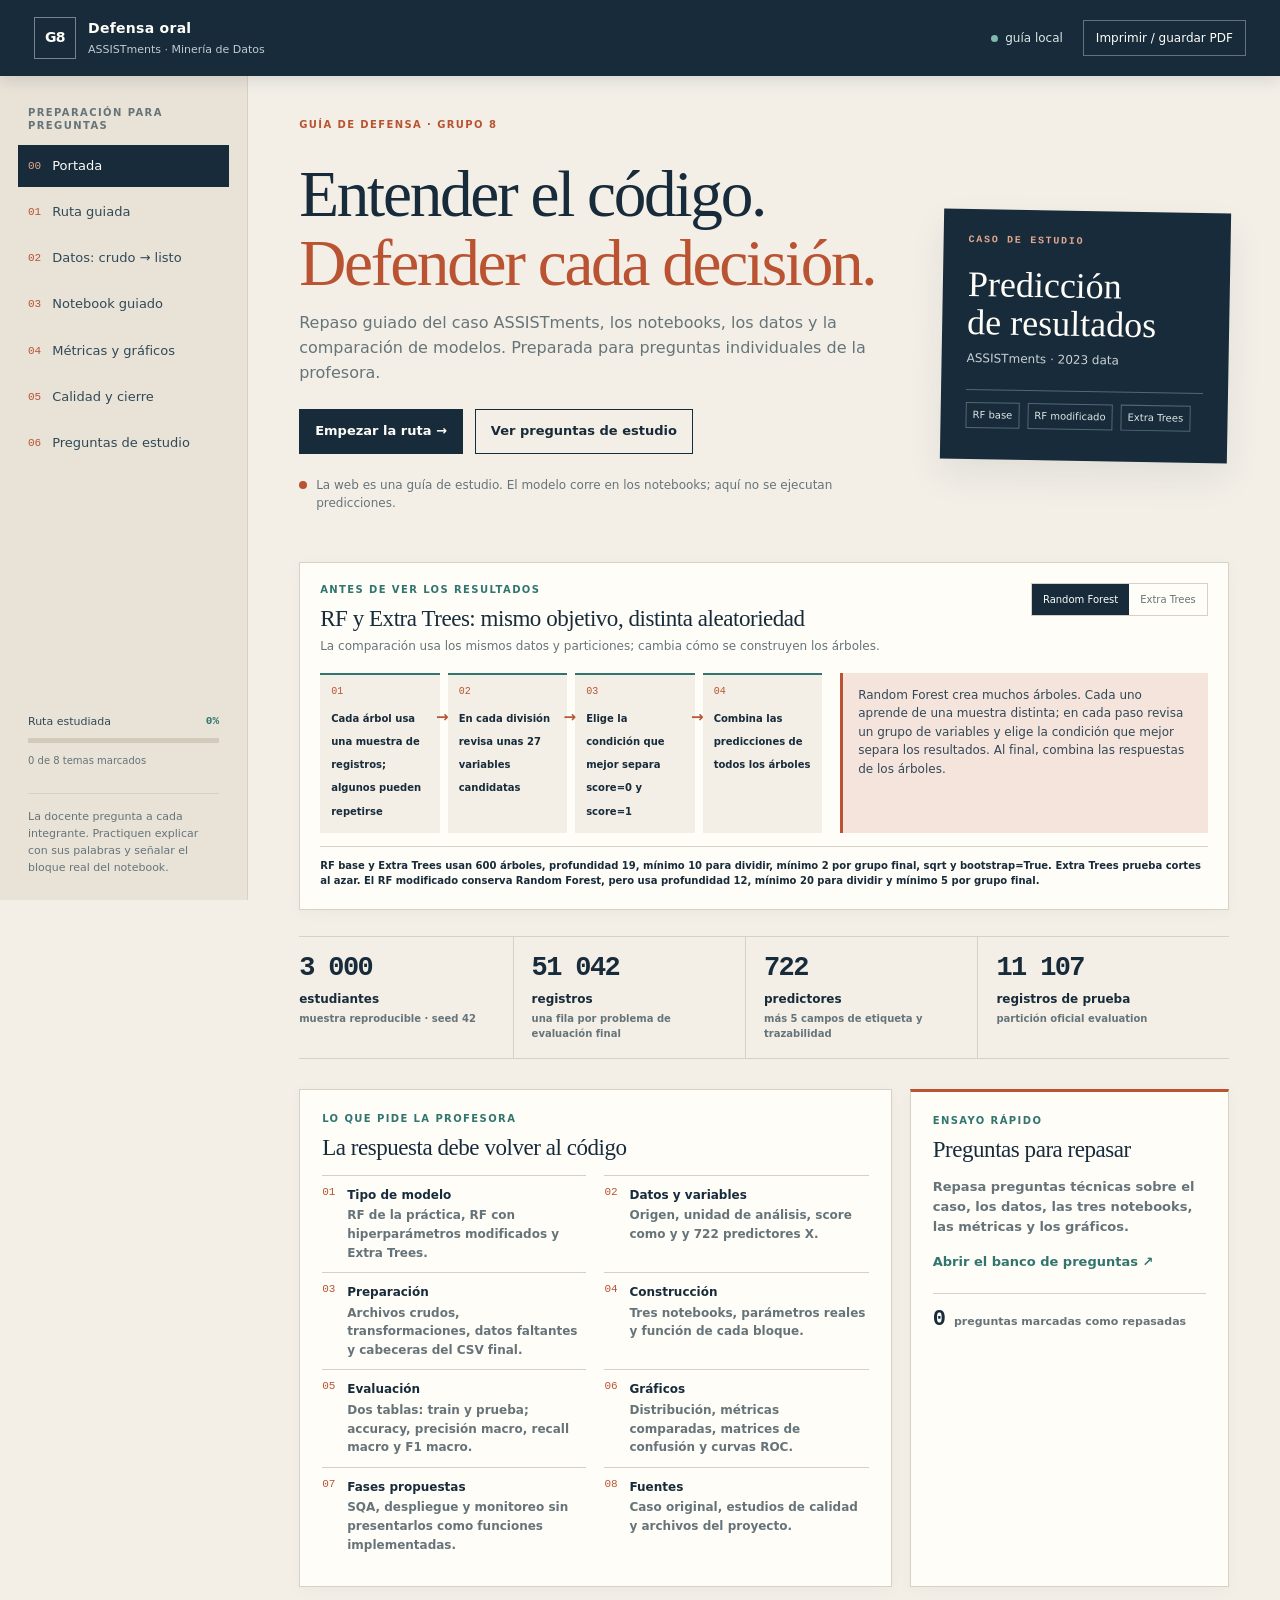
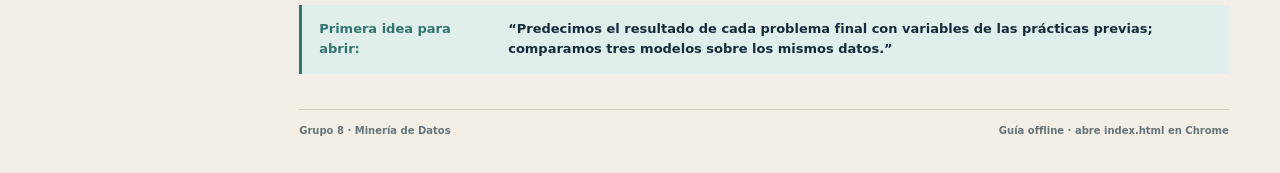
<file: index.html>
<!doctype html>
<html lang="es">
<head>
  <meta charset="utf-8">
  <meta name="viewport" content="width=device-width, initial-scale=1">
  <meta http-equiv="refresh" content="0; url=/basura/index.html">
  <title>Guía de defensa · Grupo 8</title>
  <script>window.location.replace('/basura/index.html');</script>
</head>
<body>
  <p>Abriendo la <a href="/basura/index.html">guía interactiva de ASSISTments</a>…</p>
</body>
</html>
</file>
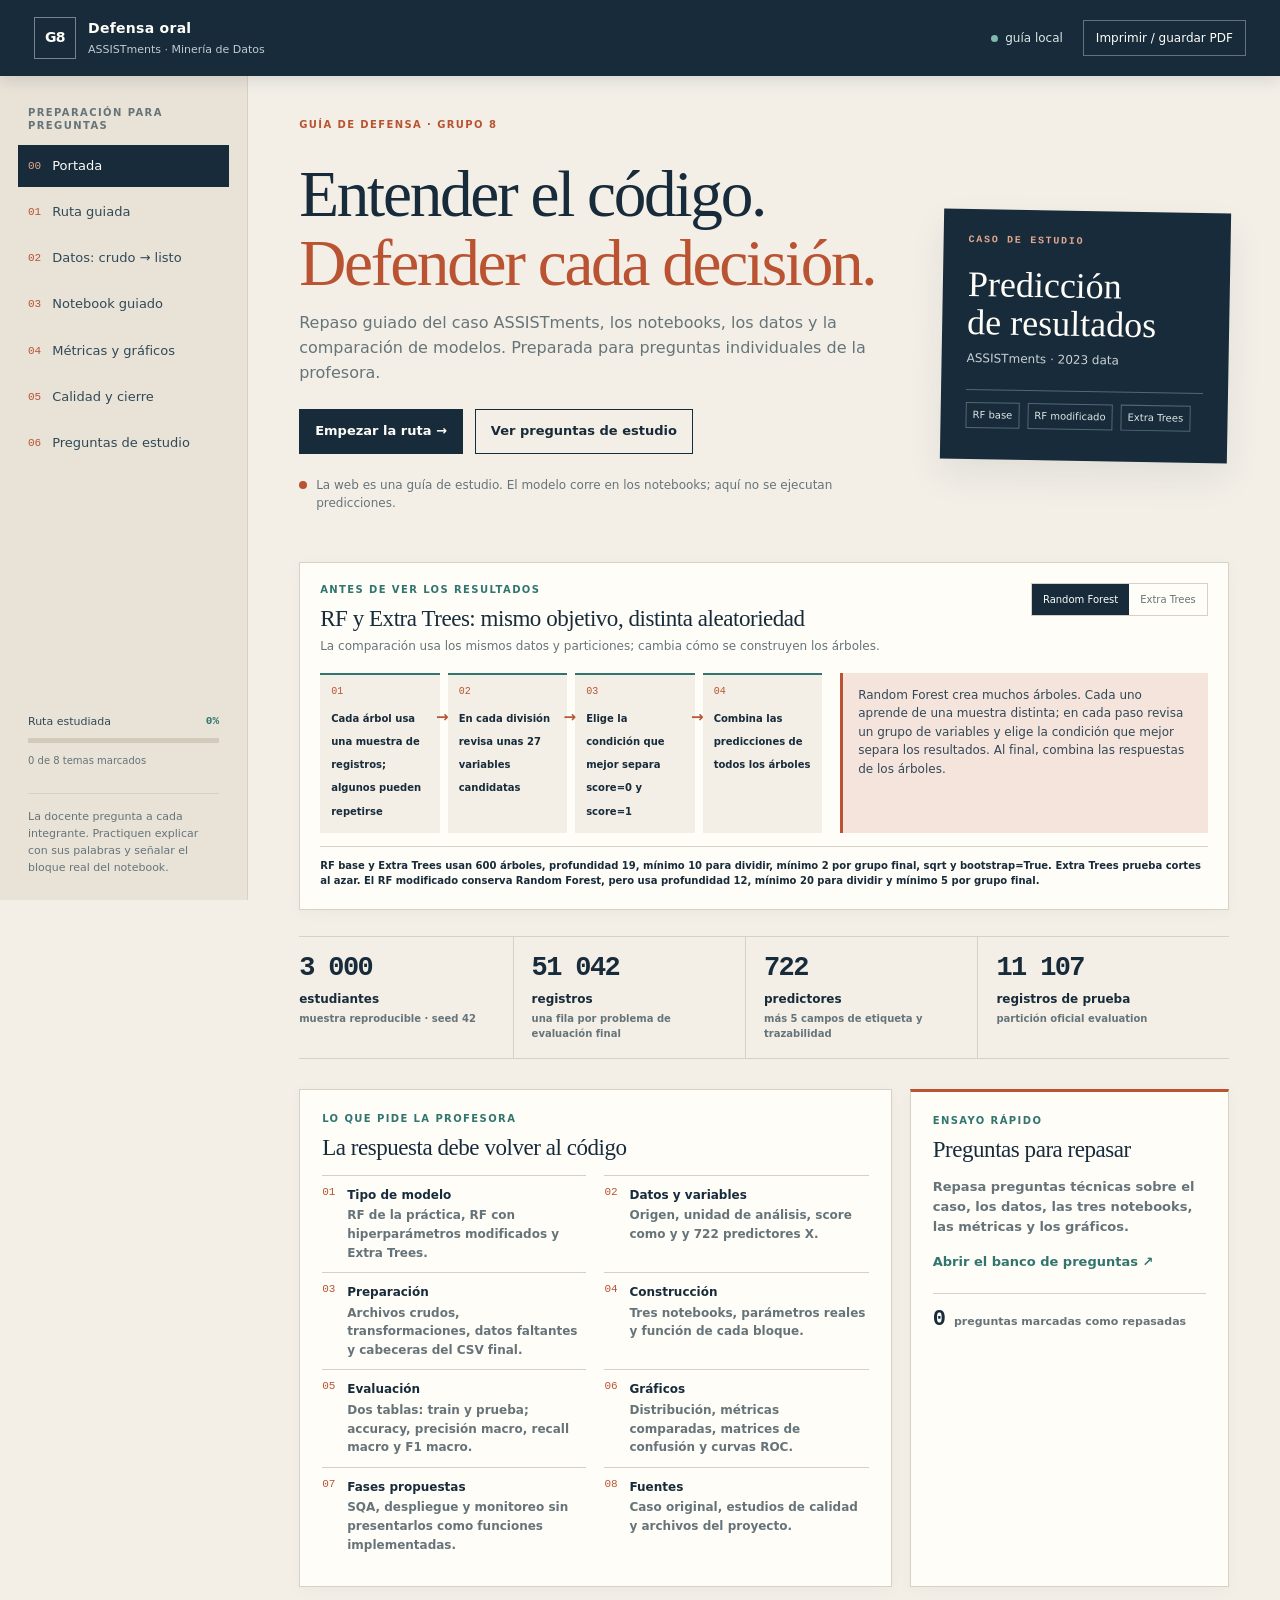
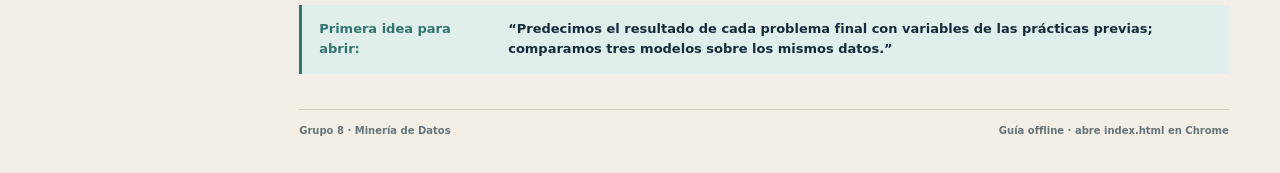
<file: basura/index.html>
<!doctype html>
<html lang="es">
<head>
  <meta charset="utf-8">
  <meta name="viewport" content="width=device-width, initial-scale=1">
  <meta name="theme-color" content="#172b3a">
  <meta name="description" content="Guía interactiva para preparar la defensa oral del proyecto ASSISTments del Grupo 8.">
  <title>Defensa oral · ASSISTments · Grupo 8</title>
  <link rel="stylesheet" href="css/guia.css?v=20261109-10">
</head>
<body>
  <header class="topbar">
    <a class="brand" href="#inicio" data-go="inicio" aria-label="Ir al inicio de la guía">
      <span class="brand-mark">G8</span>
      <span><strong>Defensa oral</strong><small>ASSISTments · Minería de Datos</small></span>
    </a>
    <div class="top-actions">
      <span class="offline-badge"><i></i> guía local</span>
      <button class="quiet-button" id="printGuide" type="button">Imprimir / guardar PDF</button>
    </div>
  </header>

  <div class="shell">
    <aside class="sidebar" aria-label="Navegación principal">
      <p class="rail-label">Preparación para preguntas</p>
      <nav id="mainNav">
        <button class="nav-item active" data-go="inicio"><span class="nav-num">00</span> Portada</button>
        <button class="nav-item" data-go="ruta"><span class="nav-num">01</span> Ruta guiada</button>
        <button class="nav-item" data-go="datos"><span class="nav-num">02</span> Datos: crudo → listo</button>
        <button class="nav-item" data-go="codigo"><span class="nav-num">03</span> Notebook guiado</button>
        <button class="nav-item" data-go="resultados"><span class="nav-num">04</span> Métricas y gráficos</button>
        <button class="nav-item" data-go="calidad"><span class="nav-num">05</span> Calidad y cierre</button>
        <button class="nav-item" data-go="preguntas"><span class="nav-num">06</span> Preguntas de estudio</button>
      </nav>
      <div class="rail-progress">
        <div class="rail-progress-head"><span>Ruta estudiada</span><strong id="routePercent">0%</strong></div>
        <div class="progress-track"><span id="routeBar"></span></div>
        <small id="routeCount">0 de 8 temas marcados</small>
      </div>
      <div class="rail-note">La docente pregunta a cada integrante. Practiquen explicar con sus palabras y señalar el bloque real del notebook.</div>
    </aside>

    <main id="mainContent">
      <section class="view active" data-view="inicio" id="inicio">
        <div class="eyebrow">GUÍA DE DEFENSA · GRUPO 8</div>
        <div class="hero-grid">
          <div class="hero-copy">
            <h1>Entender el código.<br><em>Defender cada decisión.</em></h1>
            <p class="lead">Repaso guiado del caso ASSISTments, los notebooks, los datos y la comparación de modelos. Preparada para preguntas individuales de la profesora.</p>
            <div class="hero-actions">
              <button class="button primary" data-go="ruta">Empezar la ruta <span aria-hidden="true">→</span></button>
              <button class="button secondary" data-go="preguntas">Ver preguntas de estudio</button>
            </div>
            <div class="hero-warning"><span class="warning-dot"></span><span>La web es una guía de estudio. El modelo corre en los notebooks; aquí no se ejecutan predicciones.</span></div>
          </div>
          <div class="hero-stamp" aria-label="Tema de la defensa">
            <div class="stamp-top">CASO DE ESTUDIO</div>
            <div class="stamp-main">Predicción<br>de resultados</div>
            <div class="stamp-bottom">ASSISTments · 2023 data</div>
            <div class="stamp-line"></div>
            <div class="stamp-models"><span>RF base</span><span>RF modificado</span><span>Extra Trees</span></div>
          </div>
        </div>
        <section class="algorithm-primer" aria-labelledby="algorithmPrimerTitle">
          <div class="algorithm-primer-heading"><div><div class="panel-kicker">ANTES DE VER LOS RESULTADOS</div><h2 id="algorithmPrimerTitle">RF y Extra Trees: mismo objetivo, distinta aleatoriedad</h2><p>La comparación usa los mismos datos y particiones; cambia cómo se construyen los árboles.</p></div><div class="algorithm-toggle" role="tablist" aria-label="Comparar algoritmos"><button class="active" data-algorithm="rf" type="button">Random Forest</button><button data-algorithm="et" type="button">Extra Trees</button></div></div>
          <div class="algorithm-primer-body"><div id="algorithmDiagram" class="algorithm-diagram"></div><div id="algorithmPrimerText" class="algorithm-primer-text"></div></div>
          <div class="shared-model-note"><b>RF base y Extra Trees usan 600 árboles, profundidad 19, mínimo 10 para dividir, mínimo 2 por grupo final, sqrt y bootstrap=True. Extra Trees prueba cortes al azar. El RF modificado conserva Random Forest, pero usa profundidad 12, mínimo 20 para dividir y mínimo 5 por grupo final.</div>
        </section>
        <div class="stat-strip" id="statGrid"></div>
        <div class="home-columns">
          <div class="surface-panel checklist-panel">
            <div class="panel-kicker">LO QUE PIDE LA PROFESORA</div>
            <h2>La respuesta debe volver al código</h2>
            <div class="requirement-list" id="requirementList"></div>
          </div>
          <div class="surface-panel oral-panel">
            <div class="panel-kicker">ENSAYO RÁPIDO</div>
            <h2>Preguntas para repasar</h2>
            <p>Repasa preguntas técnicas sobre el caso, los datos, las tres notebooks, las métricas y los gráficos.</p>
            <button class="text-link" id="quickQuestion">Abrir el banco de preguntas <span aria-hidden="true">↗</span></button>
            <div class="quick-stat"><b id="knownCount">0</b><span>preguntas marcadas como repasadas</span></div>
          </div>
        </div>
        <div class="bottom-callout"><strong>Primera idea para abrir:</strong><span>“Predecimos el resultado de cada problema final con variables de las prácticas previas; comparamos tres modelos sobre los mismos datos.”</span></div>
      </section>

      <section class="view" data-view="ruta" id="ruta" hidden>
        <div class="page-heading"><div><div class="eyebrow">01 / EXPLICACIÓN EN ORDEN</div><h1>Ruta guiada de defensa</h1><p class="lead">Sigue el hilo del problema hasta la propuesta. Cada paso incluye qué decir, qué mostrar y dónde encontrarlo.</p></div><div class="heading-mark">08 <small>pasos</small></div></div>
        <div class="guided-layout">
          <nav class="step-list" id="stepList" aria-label="Pasos de la exposición"></nav>
          <article class="step-stage" id="stepStage" aria-live="polite"></article>
        </div>
        <div class="step-controls"><button class="button secondary" id="prevStep">← Anterior</button><div class="step-meter"><span id="stepNumber">Paso 1 de 8</span><div class="progress-track"><span id="stepBar"></span></div></div><button class="button primary" id="nextStep">Siguiente →</button></div>
      </section>

      <section class="view" data-view="datos" id="datos" hidden>
        <div class="page-heading"><div><div class="eyebrow">02 / INSPECCIÓN EN VIVO</div><h1>De archivos crudos a una fila modelable</h1><p class="lead">Si la profesora pide abrir un CSV, explica primero qué representa y luego qué cambió al prepararlo.</p></div><div class="heading-mark">CSV <small>× 2</small></div></div>
        <div class="data-switch" role="tablist" aria-label="Elegir vista de datos">
          <button class="data-tab active" role="tab" aria-selected="true" data-data-tab="raw">Archivos crudos</button>
          <button class="data-tab" role="tab" aria-selected="false" data-data-tab="prepared">CSV preparado</button>
        </div>
        <div class="data-panel active" id="rawPanel" role="tabpanel">
          <div class="data-summary"><div><span class="panel-kicker">ANTES DE TRANSFORMAR</span><h2>Varios archivos, una función por archivo</h2><p>Los datos están distribuidos en archivos con claves que permiten unir resultados finales y actividad previa.</p></div><span class="button secondary small" title="Los datos fuente no se publican en este sitio">CSV crudo: disponible en el proyecto local</span></div>
          <div class="raw-table-wrap"><table class="data-table"><thead><tr><th>Archivo</th><th>Qué aporta</th><th>Qué enseñar</th></tr></thead><tbody id="rawFiles"></tbody></table></div>
          <div class="sample-row"><div class="sample-label">Cabecera real del archivo de puntajes</div><div class="code-mini"><span>assignment_log_id</span><span>problem_id</span><span>score</span><b>[ID oculto]</b><b>[ID oculto]</b><b>0 o 1</b></div><p>Los identificadores se ocultan en esta vista. En evaluation, el código intenta completar <code>score</code> desde <code>unit_test_scores.csv</code> cuando está disponible.</p></div>
        </div>
        <div class="data-panel" id="preparedPanel" role="tabpanel" hidden>
          <div class="data-summary"><div><span class="panel-kicker">DESPUÉS DE PREPARAR</span><h2>Una tabla de 727 columnas</h2><p>La primera fila conserva etiqueta y rastreo; los predictores agregan práctica, tutoría, secuencia, problema y vector de texto ya disponible.</p></div><span class="button secondary small" title="El archivo preparado no se publica en este sitio">CSV procesado: disponible en el proyecto local</span></div>
          <div class="prepared-facts"><div><strong>51 042</strong><span>filas</span></div><div><strong>3 000</strong><span>estudiantes</span></div><div><strong>727</strong><span>columnas totales</span></div><div><strong>722</strong><span>predictores</span></div></div>
          <div class="processed-columns"><div class="panel-kicker">CABECERAS PARA SEÑALAR</div><div id="processedColumns" class="chips"></div></div>
          <div class="file-link-line"><span>El CSV preparado <code>assistments_rf_dataset.csv.gz</code> se genera localmente al ejecutar el notebook de preparación; no se incluye en el sitio.</span></div>
        </div>
        <div class="answer-note"><b>Respuesta corta:</b> los archivos crudos registran partes del proceso; el CSV preparado deja una fila por problema final y las variables numéricas que consume el modelo.</div>
      </section>

      <section class="view" data-view="codigo" id="codigo" hidden>
        <div class="page-heading"><div><div class="eyebrow">03 / CUADERNO INTERACTIVO</div><h1>Recorrido guiado del código</h1><p class="lead">Elige un notebook y avanza por sus etapas. Cada etapa muestra qué entra, qué hace el código, qué produce y abre el bloque fuente relacionado.</p></div><div class="heading-mark">.ipynb <small>3 cuadernos</small></div></div>
        <div class="notebook-topline"><nav id="notebookTabs" class="notebook-tabs" aria-label="Elegir notebook"></nav><div class="notebook-utility"><span><b id="notebookProgress">0</b> celdas repasadas</span><a id="openNotebook" class="text-link" download>Abrir notebook principal ↗</a></div></div>
        <div class="notebook-intro"><div><div class="panel-kicker" id="notebookFileLabel"></div><h2 id="notebookTitle"></h2><p id="notebookPurpose"></p></div><div class="source-label"><i></i>Código fuente · celdas explicadas</div></div>
        <div class="notebook-stage-nav" role="region" aria-label="Navegación por etapas"><button class="button secondary" id="prevNotebookStage" type="button">← Anterior</button><div class="stage-nav-center"><label for="notebookStageSelect">ETAPA DEL NOTEBOOK</label><select id="notebookStageSelect" aria-label="Elegir etapa del notebook"></select><span id="notebookStageCounter"></span></div><button class="button primary" id="nextNotebookStage" type="button">Siguiente →</button></div>
        <section class="notebook-stage-guide" aria-labelledby="notebookStageHeading">
          <div class="stage-guide-heading"><div><div class="panel-kicker">ETAPA SELECCIONADA</div><h2 id="notebookStageHeading">Entrada → proceso → transformación → modelado → salida</h2><p>Abajo se indica a qué fase pertenece y qué hace el código en esta etapa.</p></div><span class="stage-guide-stamp">ETAPA Y FASE</span></div>
          <article id="notebookStageDetail" class="notebook-stage-detail" aria-live="polite"></article>
        </section>
        <div class="notebook-workspace">
          <article class="notebook-cell-view">
            <div class="notebook-cell-heading"><div><span class="cell-in-prompt" id="codeCellNumber">In [ ]</span><h2 id="codeCellTitle"></h2></div><button class="mark-cell" id="markNotebookCell" type="button">Marcar repasada ✓</button></div>
            <p id="codeCellExplanation" class="cell-purpose"></p>
            <div class="code-pointer" aria-live="polite"><span class="code-pointer-arrow" aria-hidden="true">↓</span><div><b>ESTA ETAPA SE SEÑALA EN EL CÓDIGO</b><p id="codePointerText"></p></div></div>
            <nav class="code-step-nav" aria-label="Avanzar por los pasos del código"><button id="prevExplainTop" type="button">← Paso anterior</button><span id="explainTopCount" aria-live="polite">Paso 1 de 1</span><button id="nextExplainTop" type="button">Paso siguiente →</button></nav>
            <div class="cell-code-head"><span>CÓDIGO FUENTE · CELDA DEL NOTEBOOK</span><div class="cell-tools"><label class="cell-search">Buscar<input id="cellSearch" type="search" placeholder="texto dentro de esta celda" aria-label="Buscar en el código"></label><button class="copy-button" id="copyNotebookCell" type="button">Copiar celda</button><span class="source-code-label">Código fuente del notebook principal</span></div></div>
            <div class="notebook-code-scroll" id="notebookCode" aria-label="Código fuente completo de la celda"></div>
            <div class="cell-coach-layout">
              <section class="cell-coach"><div class="panel-kicker">PASO ACTUAL DEL CÓDIGO</div><h3 id="selectedStepTitle"></h3><p id="selectedStepText"></p><div class="coach-step-controls"><button id="prevExplain" type="button">← Paso anterior</button><span id="explainStepCount"></span><button id="nextExplain" type="button">Paso siguiente →</button></div></section>
              <div class="cell-substeps"><div class="panel-kicker">SUBPASOS DE ESTA CELDA</div><nav class="cell-step-list" id="explanationSteps" aria-label="Subpasos de explicación de la celda"></nav></div>
            </div>
            <div class="code-source-note">Este panel presenta el código del archivo .ipynb y una explicación por pasos. No ejecuta Python ni genera resultados nuevos.</div>
            <div class="notebook-cell-footer"><span id="cellPosition"></span></div>
          </article>
        </div>
        <div class="notebook-map">
          <div><b>Preparación</b><span>Integra fuentes, agrega interacciones y exporta el dataset.</span></div>
          <div><b>Random Forest de la práctica</b><span>Carga datos, construye X/y, entrena, evalúa e infiere.</span></div>
          <div><b>Comparación</b><span>Compara RF base, RF modificado y Extra Trees.</span></div>
        </div>
        <div class="parameter-guide-static" id="parameterGuide"><div class="panel-kicker">DENTRO DEL MODELADO · SIN CAMBIAR LA CORRIDA</div><h2>Qué controla cada ajuste y qué ocurre si sube o baja</h2><p>Estos son efectos esperables en árboles; no son resultados medidos ni controles para reentrenar. La comparación real está en las tablas de métricas.</p><div class="parameter-guide-grid"><article><b>n_estimators · número de árboles</b><p>Si sube, se combinan más árboles y la respuesta suele ser más estable, pero tarda más y usa más memoria. Si baja, termina antes y puede variar más entre corridas.</p></article><article><b>max_depth · profundidad máxima</b><p>Indica cuántas decisiones seguidas puede tomar cada árbol. Si sube, aprende reglas más detalladas y puede ajustarse demasiado a train; si baja, el árbol se simplifica y puede dejar patrones sin aprender.</p></article><article><b>min_samples_split · mínimo para dividir</b><p>Es cuántos registros necesita un nodo para poder dividirse. Con 10, puede dividirse desde 10 registros; con 20, necesita 20. Si sube, los árboles hacen menos divisiones; si baja, pueden crear reglas más detalladas.</p></article><article><b>min_samples_leaf · mínimo por hoja</b><p>Es el mínimo de registros que debe quedar en cada grupo final. Con 5, cada hoja reúne al menos 5 registros. Si sube, el árbol se simplifica; si baja, puede aprender grupos pequeños y ajustarse demasiado.</p></article><article><b>max_features · variables que revisa en cada pregunta</b><p>Con <code>sqrt</code>, cada división revisa cerca de 27 de los 722 predictores. Revisar más puede hacer que los árboles se parezcan más; revisar menos suele hacerlos más distintos.</p></article><article><b>bootstrap · muestreo con reemplazo</b><p>Está en <code>True</code>: cada árbol recibe una muestra del entrenamiento; un registro puede repetirse y otro quedar fuera. En <code>False</code>, cada árbol usa todos los registros de entrenamiento.</p></article><article><b>random_state · semilla</b><p><code>42</code> fija las decisiones aleatorias para repetir la corrida. Cambiarla puede cambiar resultados por la aleatoriedad; no hace que el modelo sea mejor por sí sola.</p></article><article><b>n_jobs · núcleos de cálculo</b><p><code>-1</code> permite usar los núcleos disponibles y puede reducir tiempo de ejecución. Cambiarlo afecta el paralelismo, no el diseño de las reglas del árbol.</p></article></div><div class="tree-vocabulary"><div class="panel-kicker">CÓMO LEER UNA REGLA DEL ÁRBOL</div><div class="tree-vocab-grid"><div><b>Nodo</b><span>Lugar del árbol donde se hace una pregunta sobre una variable.</span></div><div><b>Corte</b><span>El límite de una pregunta. Ejemplo: ¿action_correct_response ≤ 12,5? Los registros que cumplen van por un lado; los demás, por el otro.</span></div><div><b>Rama</b><span>Camino que sigue el registro según la respuesta a cada pregunta.</span></div><div><b>Hoja</b><span>Grupo final del árbol; allí se asigna el resultado estimado.</span></div></div><small>El ejemplo de corte es solo para entender la regla; no se afirma que sea un nodo concreto del bosque entrenado.</small></div></div>
      </section>

      <section class="view" data-view="resultados" id="resultados" hidden>
        <div class="page-heading"><div><div class="eyebrow">04 / RESULTADOS DEL CÓDIGO</div><h1>Métricas y gráficos que vamos a presentar</h1><p class="lead">La comparación final usa cuatro métricas: accuracy, precisión macro, recall macro y F1 macro. Las dos tablas muestran los valores del notebook: una para entrenamiento y otra para evaluación. Los gráficos explican la distribución, los errores y la curva ROC.</p></div><div class="heading-mark">4 <small>métricas</small></div></div>
        <div class="results-note"><b>Cómo se obtuvieron:</b> el código ajusta cada modelo con <code>X_train, y_train</code>. En evaluación, predice usando solo <code>X_test</code> y compara las predicciones con <code>y_test</code>, que conserva <code>score</code> real. De esa comparación salen métricas y matrices.</div>
        <div class="results-tables-grid">
          <article class="surface-panel"><div class="panel-kicker">TABLA · ENTRENAMIENTO</div><h2>Métricas sobre train</h2><p>Describe el ajuste del modelo sobre los registros que usó para aprender.</p><div class="table-scroll"><table class="metric-table"><thead><tr><th>Algoritmo</th><th>Accuracy</th><th>Precisión*</th><th>Recall*</th><th>F1-score*</th></tr></thead><tbody id="trainMetricRows"></tbody></table></div></article>
          <article class="surface-panel"><div class="panel-kicker">TABLA · EVALUACIÓN / PRUEBA</div><h2>Métricas sobre evaluation</h2><p>Describe los registros reservados para evaluar el modelo.</p><div class="table-scroll"><table class="metric-table"><thead><tr><th>Algoritmo</th><th>Accuracy</th><th>Precisión*</th><th>Recall*</th><th>F1-score*</th></tr></thead><tbody id="evaluationMetricRows"></tbody></table></div></article>
        </div>
        <p class="table-legend"><b>* Promedio macro:</b> calcula la medida para score=0 y score=1 por separado y luego promedia ambos resultados con el mismo peso.</p>
        <div class="results-tables-grid metric-explanation-grid">
          <article class="surface-panel"><div class="panel-kicker">EN PALABRAS SIMPLES · 1/4</div><h2>Accuracy</h2><p>De todos los registros, ¿en cuántos acertó? El RF base acertó <b>7 799 de 11 107</b>: <b>70,22 %</b>. <b>Para decirlo:</b> “Acertó en unos 70 de cada 100 registros”.</p></article>
          <article class="surface-panel"><div class="panel-kicker">EN PALABRAS SIMPLES · 2/4</div><h2>Precisión macro*</h2><p>Cuando predice 0 o 1, ¿cuántas veces acierta? Se calcula para cada clase y se promedian los dos resultados. RF base: <b>69,23 %</b> (66,04 % para score=0 y 72,41 % para score=1). <b>Para decirlo:</b> “Sus predicciones fueron correctas cerca de 69 de cada 100 veces, promediando las clases”.</p></article>
          <article class="surface-panel"><div class="panel-kicker">EN PALABRAS SIMPLES · 3/4</div><h2>Recall macro*</h2><p>De los casos que realmente eran 0 o 1, ¿cuántos encontró? El promedio del RF base es <b>67,97 %</b>. Para score=0 encontró <b>55,70 %</b> (2 526 de 4 535); para score=1, 80,23 %. <b>Para decirlo:</b> “Encontró 68 de cada 100 casos reales en promedio, pero detectó menos no éxitos”.</p></article>
          <article class="surface-panel"><div class="panel-kicker">EN PALABRAS SIMPLES · 4/4</div><h2>F1-score macro*</h2><p>Resume precisión y recall en un valor para cada clase y luego promedia. RF base: <b>68,28 %</b> (60,43 % para score=0 y 76,12 % para score=1). <b>Para decirlo:</b> “El equilibrio promedio entre precisión y recall fue de 68 %”.</p></article>
        </div>
        <div class="answer-note"><b>Train vs. evaluation:</b> las métricas de train describen registros usados para ajustar el modelo; evaluation describe registros reservados. RF base pasó de accuracy 0,8347 en train a 0,7022 en evaluation. La diferencia muestra menor rendimiento en registros reservados, pero no identifica por sí sola la causa; además, 31 estudiantes aparecen en ambas particiones.</div>
        <div class="surface-panel metric-chart-section"><div class="panel-kicker">GRÁFICO COMPARATIVO · VALORES DEL NOTEBOOK</div><div class="chart-head"><div><h2>Entrenamiento y prueba</h2><p>Elige una métrica. Para cada modelo, compara la barra de entrenamiento con la de prueba. Un valor más alto suele ser mejor; una diferencia grande entre barras muestra que el rendimiento cambió en registros reservados.</p></div><select id="reportedMetricSelect" aria-label="Elegir métrica de comparación"><option value="accuracy">Accuracy</option><option value="pm">Precisión macro</option><option value="rm">Recall macro</option><option value="fm">F1-score macro</option></select></div><div id="reportedMetricChart" class="reported-metric-chart"></div><div id="reportedMetricExplanation" class="chart-caption"></div><div class="reported-legend"><span><i class="legend-train"></i>Entrenamiento</span><span><i class="legend-eval"></i>Prueba</span></div></div>
        <div class="results-tables-grid extra-figures-grid">
          <article class="surface-panel"><div class="panel-kicker">GRÁFICA DEL NOTEBOOK RF</div><h2>Distribución de <code>score</code></h2><p>Las barras cuentan cuántos registros son no exitosos (0) y exitosos (1), separados por train y prueba. Describe los datos; no mide aciertos del modelo.</p><div id="classDistributionFigure" class="class-distribution-figure"></div><p class="chart-caption"><b>Qué decir:</b> “La figura muestra cuántos casos de cada clase hay en cada partición antes de interpretar el rendimiento”.</p></article>
          <article class="surface-panel"><div class="panel-kicker">GRÁFICA DEL NOTEBOOK RF</div><h2>Variables con mayor importancia</h2><p>Las barras más largas son las variables que el RF usó más para separar los resultados. Indican uso dentro del modelo; no prueban que una variable cause el éxito o el fracaso.</p><div id="featureImportanceFigure" class="feature-importance-figure"></div><p class="chart-caption"><b>Qué decir:</b> “Estas son las variables más utilizadas por el modelo; importancia no significa causa”.</p></article>
        </div>
        <article class="surface-panel confusion-figure-panel"><div class="panel-kicker">MATRICES DEL NOTEBOOK COMPARATIVO · EVALUATION</div><h2>Tres matrices de confusión</h2><p>Cada fila es lo que pasó realmente; cada columna es lo que predijo el modelo. Verde en la diagonal = acierto. Naranja fuera de la diagonal = error.</p><div id="reportedConfusionMatrices" class="reported-confusion-grid"></div><div class="matrix-key"><div><b>Real 0 → predicho 0</b><span>Detectó correctamente un resultado no exitoso.</span></div><div><b>Real 0 → predicho 1</b><span>Omitió un resultado no exitoso.</span></div><div><b>Real 1 → predicho 0</b><span>Falsa alerta: el resultado real era exitoso.</span></div><div><b>Real 1 → predicho 1</b><span>Clasificó correctamente un resultado exitoso.</span></div></div><p class="chart-caption"><b>RF práctica:</b> detectó 2 526 de 4 535 registros score=0 y omitió 2 009; además, generó 1 299 falsas alertas.</p></article>
        <figure class="source-roc-figure"><div class="panel-kicker">CURVAS ROC DEL NOTEBOOK COMPARATIVO</div><h2>¿Cómo detecta score=0 con distintos umbrales?</h2><img src="assets/curvas_roc_train_prueba.png" alt="Curvas ROC de score igual a cero; panel izquierdo entrenamiento y panel derecho evaluación"><figcaption><b>Eje X:</b> falsas alertas. <b>Eje Y:</b> proporción de casos score=0 que encontró el modelo. Cada punto prueba un umbral distinto; la diagonal equivale al azar. Una curva más alta y hacia la izquierda suele ser mejor. <b>AUC</b> resume qué tan bien separa las clases al cambiar el umbral. 0,5 equivale al azar y 1 a separación perfecta. RF base obtuvo 0,7528: separa mejor que el azar, pero no perfectamente; no significa 75,28 % de aciertos.<br><br><b>Qué decir:</b> “En prueba, el RF base separó score=0 mejor que las otras dos corridas (AUC 0,7528), aunque eso no es su accuracy ni significa que encuentre todos los no éxitos”.</figcaption></figure>
        <div class="results-conclusion"><b>Qué decir:</b> en esta partición el RF de la práctica obtuvo los valores más altos de las cuatro métricas de evaluación: accuracy 0,7022, precisión macro 0,6923, recall macro 0,6797 y F1 macro 0,6828. La matriz muestra además que su recall específico de score=0 fue 2 526/4 535 (55,70 %). La prueba comparte 31 estudiantes con train; por eso no demuestra cómo funcionaría con alumnos completamente nuevos.</div>
      </section>

      <section class="view" data-view="preguntas" id="preguntas" hidden>
        <div class="page-heading"><div><div class="eyebrow">06 / BANCO DE ESTUDIO</div><h1>Preguntas técnicas y respuestas</h1><p class="lead">Busca por tema, lee la pregunta e intenta responder antes de abrir su explicación. Cada respuesta debe poder señalarse en un notebook, en una tabla o en una figura.</p></div><div class="heading-mark">5 <small>preguntas</small></div></div>
        <div class="answer-note"><b>Formato indicado por la docente:</b> habrá cinco preguntas individuales en aproximadamente diez minutos. Cada integrante debe poder responder sobre comprensión, preprocesamiento, normalización, modelado, evaluación o despliegue; no hay una parte que le corresponda con anticipación. Si no sabe, es mejor decir “no lo sé” que inventar y perder tiempo. Responda primero en una frase, señale el código o resultado y amplíe solo si le repreguntan.</div>
        <div class="study-question-controls"><label>Tema<select id="questionFilter" aria-label="Filtrar preguntas por tema"></select></label><label>Buscar<input id="questionSearch" type="search" placeholder="score, X, recall, BERT…"></label><span id="questionCount" class="small"></span></div>
        <div class="question-list" id="questionList"></div>
        <div class="answer-note"><b>Recomendación:</b> expliquen con sus propias palabras y nombren el notebook, la celda o la figura que respalda la respuesta. No reciten una definición aislada: conecten qué entra, qué hace el código y qué salida produce.</div>
      </section>

      <section class="view" data-view="calidad" id="calidad" hidden>
        <div class="page-heading"><div><div class="eyebrow">07 / CIERRE, CALIDAD Y LÍMITES</div><h1>Qué está implementado y qué se propone</h1><p class="lead">No atribuyan al caso ni a la réplica un servicio de despliegue que no existe. Presenten las fases futuras como propuesta.</p></div><div class="heading-mark">Q <small>checks</small></div></div>
        <div class="phase-list" id="phaseList"></div>
        <div class="closing-grid">
          <div class="surface-panel"><div class="panel-kicker">DOS CONCLUSIONES QUE SE PUEDEN DEFENDER</div><h2>Con números y límites</h2><ol class="conclusion-list"><li>En esta comparación, el RF de la práctica obtuvo los valores más altos de accuracy, precisión macro, recall macro y F1 macro en evaluation. Es la mejor de estas tres corridas sobre esta partición.</li><li>La partición evaluation separa registros, pero comparte 31 estudiantes y 552 filas con train. Para afirmar rendimiento en alumnos completamente nuevos, hace falta una evaluación agrupada por student_id.</li></ol></div>
          <div class="surface-panel"><div class="panel-kicker">ANEXOS QUE PIDE LA PROFESORA</div><h2>Datos, código y estudio</h2><div class="link-list"><a href="../ASSISTments_01_Preparar_CSV.ipynb">Notebook de preparación ↗</a><a href="../ASSISTments_RF_Colab_ES.ipynb">Notebook Random Forest ↗</a><a href="../ASSISTments_Comparacion_RF_ExtraTrees.ipynb">Notebook comparativo ↗</a><a id="paperLink" target="_blank" rel="noopener">Caso de estudio ↗</a><a id="repoLink" target="_blank" rel="noopener">Repositorio de datos ↗</a></div><div id="qualityRefs" class="reference-lines"></div><p class="muted-note">Los CSV fuente y procesado permanecen en la carpeta local de datos y no se publican en este sitio.</p></div>
        </div>
        <div class="ai-note"><b>Uso de IA:</b> la guía se organizó con apoyo de IA. El equipo debe contrastar los números con el código y explicar las decisiones con sus propias palabras.</div>
        <div class="final-oral"><span class="final-number">30s</span><p><b>Cierre en una frase:</b> “La réplica compara tres modelos sobre la misma muestra; el RF de la práctica lideró varias métricas de prueba, pero aún omite no éxitos y la partición comparte estudiantes. El siguiente paso es validar por estudiante y proponer controles de despliegue y monitoreo.”</p><button class="button primary" data-go="preguntas">Practicar otra pregunta →</button></div>
      </section>

      <footer class="page-footer"><span>Grupo 8 · Minería de Datos</span><span>Guía offline · abre index.html en Chrome</span></footer>
    </main>
  </div>
  <div id="toast" role="status" aria-live="polite"></div>
  <script src="js/contenido.js?v=20261109-10"></script>
  <script src="js/notebooks.js?v=20261109-10"></script>
  <script src="js/etapas_notebooks.js?v=20261109-10"></script>
  <script src="js/guia.js?v=20261109-10"></script>
</body>
</html>
</file>
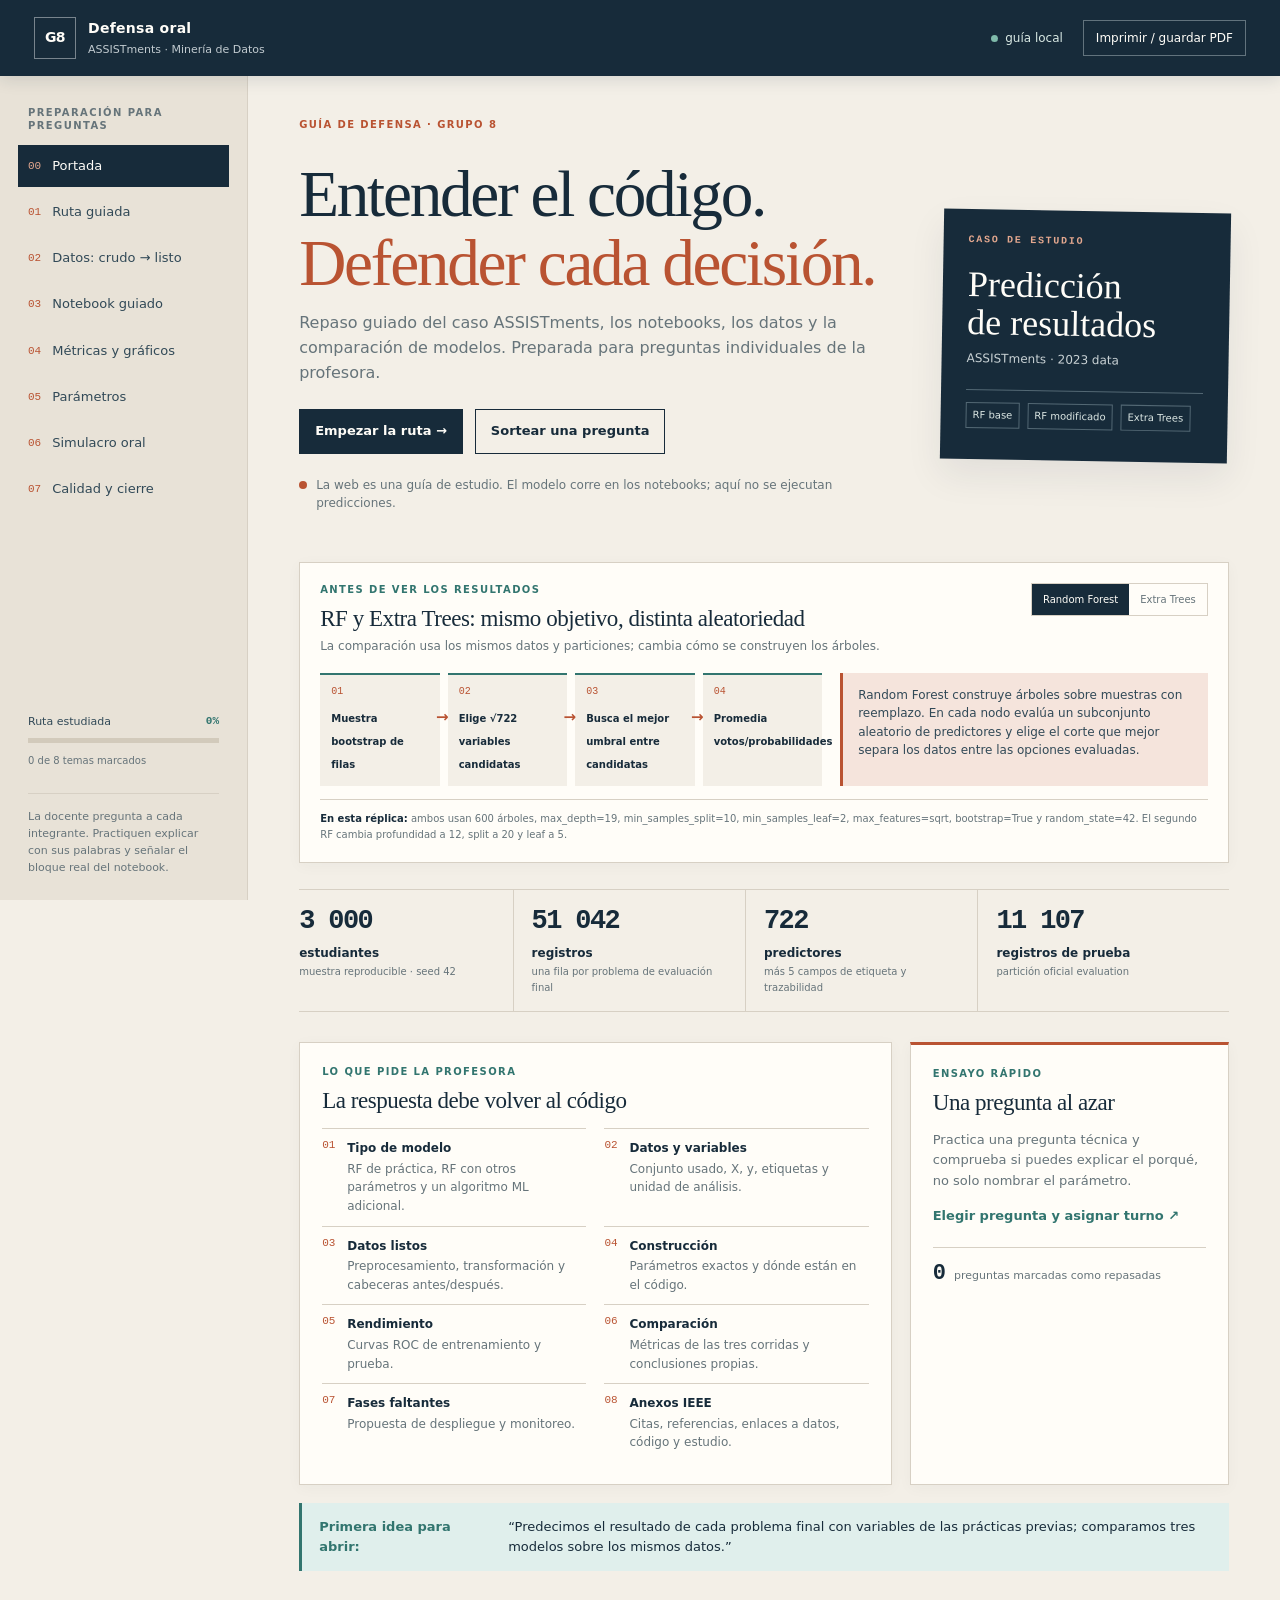
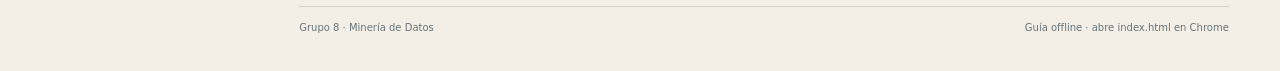
<file: basura/DEFENSA_ORAL_INTERACTIVA_2026/index.html>
<!doctype html>
<html lang="es">
<head>
  <meta charset="utf-8">
  <meta name="viewport" content="width=device-width, initial-scale=1">
  <meta name="theme-color" content="#172b3a">
  <meta name="description" content="Guía interactiva para preparar la defensa oral del proyecto ASSISTments del Grupo 8.">
  <title>Defensa oral · ASSISTments · Grupo 8</title>
  <link rel="stylesheet" href="css/guia.css?v=20261103-2">
</head>
<body>
  <header class="topbar">
    <a class="brand" href="#inicio" data-go="inicio" aria-label="Ir al inicio de la guía">
      <span class="brand-mark">G8</span>
      <span><strong>Defensa oral</strong><small>ASSISTments · Minería de Datos</small></span>
    </a>
    <div class="top-actions">
      <span class="offline-badge"><i></i> guía local</span>
      <button class="quiet-button" id="printGuide" type="button">Imprimir / guardar PDF</button>
    </div>
  </header>

  <div class="shell">
    <aside class="sidebar" aria-label="Navegación principal">
      <p class="rail-label">Preparación para preguntas</p>
      <nav id="mainNav">
        <button class="nav-item active" data-go="inicio"><span class="nav-num">00</span> Portada</button>
        <button class="nav-item" data-go="ruta"><span class="nav-num">01</span> Ruta guiada</button>
        <button class="nav-item" data-go="datos"><span class="nav-num">02</span> Datos: crudo → listo</button>
        <button class="nav-item" data-go="codigo"><span class="nav-num">03</span> Notebook guiado</button>
        <button class="nav-item" data-go="resultados"><span class="nav-num">04</span> Métricas y gráficos</button>
        <button class="nav-item" data-go="parametros"><span class="nav-num">05</span> Parámetros</button>
        <button class="nav-item" data-go="simulacro"><span class="nav-num">06</span> Simulacro oral</button>
        <button class="nav-item" data-go="calidad"><span class="nav-num">07</span> Calidad y cierre</button>
      </nav>
      <div class="rail-progress">
        <div class="rail-progress-head"><span>Ruta estudiada</span><strong id="routePercent">0%</strong></div>
        <div class="progress-track"><span id="routeBar"></span></div>
        <small id="routeCount">0 de 8 temas marcados</small>
      </div>
      <div class="rail-note">La docente pregunta a cada integrante. Practiquen explicar con sus palabras y señalar el bloque real del notebook.</div>
    </aside>

    <main id="mainContent">
      <section class="view active" data-view="inicio" id="inicio">
        <div class="eyebrow">GUÍA DE DEFENSA · GRUPO 8</div>
        <div class="hero-grid">
          <div class="hero-copy">
            <h1>Entender el código.<br><em>Defender cada decisión.</em></h1>
            <p class="lead">Repaso guiado del caso ASSISTments, los notebooks, los datos y la comparación de modelos. Preparada para preguntas individuales de la profesora.</p>
            <div class="hero-actions">
              <button class="button primary" data-go="ruta">Empezar la ruta <span aria-hidden="true">→</span></button>
              <button class="button secondary" data-go="simulacro">Sortear una pregunta</button>
            </div>
            <div class="hero-warning"><span class="warning-dot"></span><span>La web es una guía de estudio. El modelo corre en los notebooks; aquí no se ejecutan predicciones.</span></div>
          </div>
          <div class="hero-stamp" aria-label="Tema de la defensa">
            <div class="stamp-top">CASO DE ESTUDIO</div>
            <div class="stamp-main">Predicción<br>de resultados</div>
            <div class="stamp-bottom">ASSISTments · 2023 data</div>
            <div class="stamp-line"></div>
            <div class="stamp-models"><span>RF base</span><span>RF modificado</span><span>Extra Trees</span></div>
          </div>
        </div>
        <section class="algorithm-primer" aria-labelledby="algorithmPrimerTitle">
          <div class="algorithm-primer-heading"><div><div class="panel-kicker">ANTES DE VER LOS RESULTADOS</div><h2 id="algorithmPrimerTitle">RF y Extra Trees: mismo objetivo, distinta aleatoriedad</h2><p>La comparación usa los mismos datos y particiones; cambia cómo se construyen los árboles.</p></div><div class="algorithm-toggle" role="tablist" aria-label="Comparar algoritmos"><button class="active" data-algorithm="rf" type="button">Random Forest</button><button data-algorithm="et" type="button">Extra Trees</button></div></div>
          <div class="algorithm-primer-body"><div id="algorithmDiagram" class="algorithm-diagram"></div><div id="algorithmPrimerText" class="algorithm-primer-text"></div></div>
          <div class="shared-model-note"><b>En esta réplica:</b> ambos usan 600 árboles, max_depth=19, min_samples_split=10, min_samples_leaf=2, max_features=sqrt, bootstrap=True y random_state=42. El segundo RF cambia profundidad a 12, split a 20 y leaf a 5.</div>
        </section>
        <div class="stat-strip" id="statGrid"></div>
        <div class="home-columns">
          <div class="surface-panel checklist-panel">
            <div class="panel-kicker">LO QUE PIDE LA PROFESORA</div>
            <h2>La respuesta debe volver al código</h2>
            <div class="requirement-list" id="requirementList"></div>
          </div>
          <div class="surface-panel oral-panel">
            <div class="panel-kicker">ENSAYO RÁPIDO</div>
            <h2>Una pregunta al azar</h2>
            <p>Practica una pregunta técnica y comprueba si puedes explicar el porqué, no solo nombrar el parámetro.</p>
            <button class="text-link" id="quickQuestion">Elegir pregunta y asignar turno <span aria-hidden="true">↗</span></button>
            <div class="quick-stat"><b id="knownCount">0</b><span>preguntas marcadas como repasadas</span></div>
          </div>
        </div>
        <div class="bottom-callout"><strong>Primera idea para abrir:</strong><span>“Predecimos el resultado de cada problema final con variables de las prácticas previas; comparamos tres modelos sobre los mismos datos.”</span></div>
      </section>

      <section class="view" data-view="ruta" id="ruta" hidden>
        <div class="page-heading"><div><div class="eyebrow">01 / EXPLICACIÓN EN ORDEN</div><h1>Ruta guiada de defensa</h1><p class="lead">Sigue el hilo del problema hasta la propuesta. Cada paso incluye qué decir, qué mostrar y dónde encontrarlo.</p></div><div class="heading-mark">08 <small>pasos</small></div></div>
        <div class="guided-layout">
          <nav class="step-list" id="stepList" aria-label="Pasos de la exposición"></nav>
          <article class="step-stage" id="stepStage" aria-live="polite"></article>
        </div>
        <div class="step-controls"><button class="button secondary" id="prevStep">← Anterior</button><div class="step-meter"><span id="stepNumber">Paso 1 de 8</span><div class="progress-track"><span id="stepBar"></span></div></div><button class="button primary" id="nextStep">Siguiente →</button></div>
      </section>

      <section class="view" data-view="datos" id="datos" hidden>
        <div class="page-heading"><div><div class="eyebrow">02 / INSPECCIÓN EN VIVO</div><h1>De archivos crudos a una fila modelable</h1><p class="lead">Si la profesora pide abrir un CSV, explica primero qué representa y luego qué cambió al prepararlo.</p></div><div class="heading-mark">CSV <small>× 2</small></div></div>
        <div class="data-switch" role="tablist" aria-label="Elegir vista de datos">
          <button class="data-tab active" role="tab" aria-selected="true" data-data-tab="raw">Archivos crudos</button>
          <button class="data-tab" role="tab" aria-selected="false" data-data-tab="prepared">CSV preparado</button>
        </div>
        <div class="data-panel active" id="rawPanel" role="tabpanel">
          <div class="data-summary"><div><span class="panel-kicker">ANTES DE TRANSFORMAR</span><h2>Varios archivos, una función por archivo</h2><p>Los datos están distribuidos en archivos con claves que permiten unir resultados finales y actividad previa.</p></div><a class="button secondary small" href="assets/datos/Data_Cruda_Muestra_Columnas_Excel.xlsx">Abrir muestra cruda en Excel ↗</a></div>
          <div class="raw-table-wrap"><table class="data-table"><thead><tr><th>Archivo</th><th>Qué aporta</th><th>Qué enseñar</th></tr></thead><tbody id="rawFiles"></tbody></table></div>
          <div class="sample-row"><div class="sample-label">Ejemplo de puntaje crudo</div><div class="code-mini"><span>assignment_log_id</span><span>problem_id</span><span>score</span><b>1CEASUAUQJ</b><b>18J6436AS5</b><b>1</b></div><p>En evaluation puede venir score vacío; el notebook intenta completar la etiqueta con unit_test_scores.csv cuando está disponible.</p></div>
        </div>
        <div class="data-panel" id="preparedPanel" role="tabpanel" hidden>
          <div class="data-summary"><div><span class="panel-kicker">DESPUÉS DE PREPARAR</span><h2>Una tabla de 727 columnas</h2><p>La primera fila conserva etiqueta y rastreo; los predictores agregan práctica, tutoría, secuencia, problema y vector de texto ya disponible.</p></div><a class="button secondary small" href="assets/datos/Data_Procesada_Muestra_Columnas_Excel.xlsx">Abrir muestra procesada en Excel ↗</a></div>
          <div class="prepared-facts"><div><strong>51 042</strong><span>filas</span></div><div><strong>3 000</strong><span>estudiantes</span></div><div><strong>727</strong><span>columnas totales</span></div><div><strong>722</strong><span>predictores</span></div></div>
          <div class="processed-columns"><div class="panel-kicker">CABECERAS PARA SEÑALAR</div><div id="processedColumns" class="chips"></div></div>
          <div class="file-link-line"><a href="https://github.com/DSAatUSU/EDMCup2023">Consultar los datos oficiales del caso ↗</a><span>Si no carga en el navegador, descárgalo y ábrelo con pandas o Excel.</span></div>
        </div>
        <div class="answer-note"><b>Respuesta corta:</b> los archivos crudos registran partes del proceso; el CSV preparado deja una fila por problema final y las variables numéricas que consume el modelo.</div>
      </section>

      <section class="view" data-view="codigo" id="codigo" hidden>
        <div class="page-heading"><div><div class="eyebrow">03 / CUADERNO INTERACTIVO</div><h1>El código, celda por celda</h1><p class="lead">Selecciona el notebook, recorre sus celdas reales y abre cada paso de la explicación. La guía simula la salida para estudiar; el Python se ejecuta en Colab.</p></div><div class="heading-mark">.ipynb <small>3 cuadernos</small></div></div>
        <div class="notebook-topline"><nav id="notebookTabs" class="notebook-tabs" aria-label="Elegir notebook"></nav><div class="notebook-utility"><span><b id="notebookProgress">0</b> celdas repasadas</span><a id="openNotebook" class="text-link" download>Abrir .ipynb original ↗</a></div></div>
        <div class="notebook-intro"><div><div class="panel-kicker" id="notebookFileLabel"></div><h2 id="notebookTitle"></h2><p id="notebookPurpose"></p></div><div class="simulation-label"><i></i>Modo de estudio · salida simulada</div></div>
        <div class="notebook-workspace">
          <nav class="notebook-cell-rail" aria-label="Celdas del notebook"><div class="cell-rail-heading"><span>CONTENIDO DEL CUADERNO</span><small id="cellCount"></small></div><div id="notebookCellList"></div></nav>
          <article class="notebook-cell-view">
            <div class="notebook-cell-heading"><div><span class="cell-in-prompt" id="simCellNumber">In [ ]</span><h2 id="simCellTitle"></h2></div><button class="mark-cell" id="markNotebookCell" type="button">Marcar repasada ✓</button></div>
            <p id="simCellExplanation" class="cell-purpose"></p>
            <div class="cell-code-head"><span>ENTRADA PYTHON · CÓDIGO DEL NOTEBOOK</span><div class="cell-tools"><label class="cell-search">Buscar<input id="cellSearch" type="search" placeholder="texto dentro de esta celda" aria-label="Buscar en el código"></label><button class="copy-button" id="copyNotebookCell" type="button">Copiar celda</button><button class="button primary run-cell" id="simulateCell" type="button">▶ Simular ejecución</button></div></div>
            <div class="notebook-code-scroll" id="notebookCode" aria-label="Código fuente completo de la celda"></div>
            <div class="cell-coach-layout">
              <section class="cell-coach"><div class="panel-kicker">EXPLICACIÓN GUIADA</div><h3 id="selectedStepTitle"></h3><p id="selectedStepText"></p><div class="coach-step-controls"><button id="prevExplain" type="button">← Paso anterior</button><span id="explainStepCount"></span><button id="nextExplain" type="button">Siguiente paso →</button></div></section>
              <nav class="cell-step-list" id="explanationSteps" aria-label="Pasos de explicación de la celda"></nav>
            </div>
            <section class="simulated-output" id="simOutput" hidden><div class="output-head"><span><i></i> SALIDA DE REFERENCIA</span><button id="closeOutput" type="button" aria-label="Cerrar salida">Ocultar</button></div><p class="output-caveat">Esta guía no ejecuta Python. Las métricas dinámicas se calcularon al entrenar los modelos con el CSV del proyecto; los notebooks guardados no contienen outputs de ejecución.</p><div id="simOutputContent"></div></section>
            <div class="notebook-cell-footer"><button class="button secondary" id="prevNotebookCell" type="button">← Celda anterior</button><span id="cellPosition"></span><button class="button primary" id="nextNotebookCell" type="button">Siguiente celda →</button></div>
          </article>
        </div>
        <div class="notebook-map">
          <div><b>Preparación</b><span>Integra fuentes, agrega interacciones y exporta el dataset.</span></div>
          <div><b>Random Forest de la práctica</b><span>Carga datos, construye X/y, entrena, evalúa e infiere.</span></div>
          <div><b>Comparación</b><span>Compara RF base, RF modificado y Extra Trees.</span></div>
        </div>
      </section>

      <section class="view" data-view="resultados" id="resultados" hidden>
        <div class="page-heading"><div><div class="eyebrow">04 / RESULTADOS QUE RESPONDEN A TUS CAMBIOS</div><h1>Mueve el umbral; observa qué cambia</h1><p class="lead">Los gráficos se calculan con las probabilidades de los tres modelos ajustados sobre el CSV real. Cambia modelo, partición o umbral para seguir el efecto en vivo.</p></div><div class="heading-mark">p(0) <small>umbral</small></div></div>
        <div class="live-model-intro"><b>Cómo se decide una alerta:</b><span>si la probabilidad estimada de resultado no exitoso (score=0) alcanza el umbral, se predice clase 0. Un umbral más bajo suele encontrar más no éxitos y puede elevar las falsas alertas.</span></div>
        <div class="live-controls">
          <div class="split-controls" role="tablist" aria-label="Partición de métricas"><button class="split-tab active" data-split="train" aria-selected="true">Entrenamiento <small>39 935 filas</small></button><button class="split-tab" data-split="evaluation" aria-selected="false">Evaluation / prueba <small>11 107 filas</small></button></div>
          <label class="threshold-picker"><span>Umbral para predecir score=0 <b id="thresholdValue">0,50</b></span><input id="thresholdRange" type="range" min="0.05" max="0.95" step="0.01" value="0.50"><span class="threshold-ends"><small>0,05 · más alertas</small><small>0,95 · menos alertas</small></span></label>
          <button id="resetThreshold" type="button" class="button secondary">Restablecer 0,50</button>
        </div>
        <div class="result-reading"><b id="splitTakeaway"></b><span id="splitDescription"></span></div>
        <div class="surface-panel class-distribution-panel"><div class="panel-kicker">GRÁFICA DE ENTRADA DEL NOTEBOOK</div><h2>¿Cuántos casos hay de cada clase?</h2><div id="classDistribution" class="class-distribution"></div><p id="classDistributionNote" class="chart-caption"></p></div>
        <div class="selected-model-control"><label for="focusModel">Modelo para explicar</label><select id="focusModel"><option value="rf_practica">RF práctica</option><option value="rf_modificado">RF parámetros modificados</option><option value="extra_trees">Extra Trees</option></select><span id="modelExplanation"></span></div>
        <div class="metric-cards" id="metricCards"></div>
        <div class="threshold-insight" id="thresholdInsight" aria-live="polite"></div>
        <div class="table-scroll"><table class="metric-table"><thead><tr><th>Modelo</th><th>Accuracy</th><th>P0</th><th>R0</th><th>F1 0</th><th>P1</th><th>R1</th><th>F1 1</th><th>P macro</th><th>R macro</th><th>F1 macro</th><th>AUC 0</th></tr></thead><tbody id="metricRows"></tbody></table></div>
        <p class="table-legend">P: precisión · R: recall · F1: media armónica · 0: no éxito · 1: éxito · AUC 0: área bajo ROC para score=0. El umbral recalcula predicciones y métricas; AUC no depende de él.</p>
        <div class="result-grid">
          <div class="surface-panel chart-panel"><div class="panel-kicker">COMPARACIÓN DINÁMICA</div><div class="chart-head"><h2>Comparar una métrica</h2><select id="metricSelect" aria-label="Métrica para comparar"><option value="accuracy">Accuracy</option><option value="fm">F1 macro</option><option value="r0">Recall score=0</option><option value="auc0">ROC-AUC score=0</option></select></div><div id="barChart" class="bar-chart"></div><p id="metricExplanation" class="chart-caption"></p></div>
          <div class="surface-panel confusion-panel"><div class="panel-kicker">SE ACTUALIZA CON EL UMBRAL</div><h2>Matrices de confusión</h2><div id="confusionGrid" class="confusion-grid"></div><p class="chart-caption">Filas = etiqueta real; columnas = predicción. El punto seleccionado en ROC representa el mismo umbral de estas matrices.</p></div>
        </div>
        <div class="surface-panel dynamic-roc-panel"><div class="dynamic-chart-heading"><div><div class="panel-kicker">CURVAS ROC CALCULADAS CON LAS PROBABILIDADES REALES</div><h2>Elige un modelo y sigue el punto de operación</h2><p>Las curvas describen todos los umbrales posibles; el punto resaltado corresponde al valor actual del control.</p></div><span id="rocSplitLabel" class="roc-split-label"></span></div><div class="dynamic-roc-layout"><div class="dynamic-svg-wrap"><svg id="dynamicRoc" viewBox="0 0 720 430" role="img" aria-label="Curvas ROC de los tres modelos"></svg><div id="dynamicRocLegend" class="dynamic-roc-legend"></div></div><aside class="roc-coach"><h3>Cómo leer esta gráfica</h3><p><b>Eje horizontal:</b> falsos positivos. <b>Eje vertical:</b> verdaderos positivos para score=0.</p><p><b>Diagonal punteada:</b> clasificación aleatoria. Una curva más pegada a la esquina superior izquierda separa mejor las clases.</p><p id="rocCoachLive"></p><p><b>AUC:</b> resume la curva completa; no es accuracy y no cambia al mover el umbral.</p></aside></div></div>
        <figure class="source-roc-figure"><img src="assets/curvas_roc_train_prueba.png" alt="Gráfica ROC original del notebook comparativo: panel de entrenamiento y panel de evaluación"><figcaption><b>Gráfica del notebook comparativo.</b> Contrasta sus dos paneles con la curva dinámica de arriba. RF práctica: AUC 0,9165 en train y 0,7528 en evaluation; las curvas dinámicas se dibujan desde las probabilidades generadas en esta ejecución.</figcaption></figure>
        <div class="surface-panel importance-panel"><div class="dynamic-chart-heading"><div><div class="panel-kicker">GRÁFICA DEL NOTEBOOK DE RANDOM FOREST</div><h2>Importancia de variables</h2><p>Ordena las 15 variables con mayor importancia del modelo seleccionado. Es una medida del uso en los árboles; no prueba causalidad.</p></div><label>Modelo<select id="importanceModel"><option value="rf_practica">RF práctica</option><option value="rf_modificado">RF parámetros modificados</option><option value="extra_trees">Extra Trees</option></select></label></div><div id="importanceChart" class="importance-chart"></div></div>
        <div class="limit-banner"><strong>Alcance de la prueba:</strong> evaluation separa registros, pero 31 estudiantes aparecen en ambas particiones y representan 552 registros de evaluation. Cambiar el umbral no corrige ese solapamiento ni demuestra desempeño en estudiantes completamente nuevos.</div>
      </section>

      <section class="view" data-view="parametros" id="parametros" hidden>
        <div class="page-heading"><div><div class="eyebrow">05 / “¿QUÉ PASA SI CAMBIO…?”</div><h1>Laboratorio conceptual de parámetros</h1><p class="lead">Ajusta un valor y practica explicar su efecto esperado. Esta pantalla no vuelve a entrenar el modelo ni inventa nuevas métricas.</p></div><div class="heading-mark">RF <small>+ ET</small></div></div>
        <div class="preset-switch"><label for="modelPreset">Configuración de referencia</label><select id="modelPreset"><option value="base">RF de la práctica</option><option value="variant">RF modificado</option><option value="extra">Extra Trees · mismos valores base</option></select><p id="presetNote"></p></div>
        <div class="parameter-board" id="parameterBoard"></div>
        <div class="parameter-outcome" id="parameterOutcome"></div>
        <div class="parameter-footer"><b>Idea para contestar:</b> describe qué controla y qué tendencia esperas. Los controles de arriba explican el efecto esperado; no vuelven a entrenar. Para ver el efecto medido, elige una configuración y abre sus resultados reales abajo.</div>
        <button class="button secondary" id="showParameterResults" type="button">Ver resultados medidos de esta configuración ↓</button>
      </section>

      <section class="view" data-view="simulacro" id="simulacro" hidden>
        <div class="page-heading"><div><div class="eyebrow">06 / PRÁCTICA INDIVIDUAL</div><h1>Simulacro de preguntas</h1><p class="lead">Selecciona un tema o deja que el sistema sortee una pregunta y un turno. Responde en voz alta antes de mostrar la guía.</p></div><div class="heading-mark">Q <small>& A</small></div></div>
        <div class="quiz-toolbar"><label>Tema<select id="questionFilter"></select></label><label>Buscar<input id="questionSearch" type="search" placeholder="p. ej., recall, score, BERT"></label><label>Turno<select id="memberNumber"><option value="1">Integrante 1</option><option value="2">Integrante 2</option><option value="3">Integrante 3</option><option value="4">Integrante 4</option><option value="5">Integrante 5</option></select></label><button class="button secondary" id="randomMember">Sortear integrante</button></div>
        <div class="quiz-card" id="quizCard"><div class="quiz-meta"><span id="questionCategoryLabel"></span><span id="questionCounter"></span></div><h2 id="questionText">Elige un tema y pulsa “Sortear pregunta”.</h2><div class="quiz-actions"><button class="button primary" id="showAnswer" disabled>Ver explicación</button><button class="button secondary" id="drawQuestion">Sortear pregunta</button></div><div class="answer-box" id="answerBox" hidden><div class="panel-kicker">RESPUESTA BASE</div><p id="answerText"></p><details><summary>Posible repregunta</summary><p id="followupText"></p></details><button class="text-link" id="markKnown">La respondí con seguridad ✓</button></div></div>
        <div class="quiz-footer"><span><b id="quizProgress">0</b> preguntas marcadas como repasadas</span><button class="text-link" id="clearProgress">Reiniciar progreso local</button></div>
        <div class="answer-note"><b>Consejo:</b> usa la respuesta para estudiar; en la exposición expliquen con sus palabras y conecten cada afirmación con el código o una cifra del notebook.</div>
      </section>

      <section class="view" data-view="calidad" id="calidad" hidden>
        <div class="page-heading"><div><div class="eyebrow">07 / CIERRE, CALIDAD Y LÍMITES</div><h1>Qué está implementado y qué se propone</h1><p class="lead">No atribuyan al caso ni a la réplica un servicio de despliegue que no existe. Presenten las fases futuras como propuesta.</p></div><div class="heading-mark">Q <small>checks</small></div></div>
        <div class="phase-list" id="phaseList"></div>
        <div class="closing-grid">
          <div class="surface-panel"><div class="panel-kicker">DOS CONCLUSIONES QUE SE PUEDEN DEFENDER</div><h2>Con números y límites</h2><ol class="conclusion-list"><li id="dynamicConclusionModel">Con el umbral seleccionado, se actualiza aquí el resultado del modelo elegido.</li><li>La partición evaluation separa registros, pero comparte 31 estudiantes y 552 filas con train. Para afirmar rendimiento en alumnos completamente nuevos, hace falta una evaluación agrupada por student_id.</li></ol></div>
          <div class="surface-panel"><div class="panel-kicker">ANEXOS QUE PIDE LA PROFESORA</div><h2>Datos, código y estudio</h2><div class="link-list"><a href="https://github.com/DSAatUSU/EDMCup2023">Datos del caso en el repositorio oficial ↗</a><a href="assets/datos/Data_Cruda_Muestra_Columnas_Excel.xlsx">Muestra cruda ↗</a><a href="assets/datos/Data_Procesada_Muestra_Columnas_Excel.xlsx">Muestra procesada ↗</a><a id="paperLink" target="_blank" rel="noopener">Caso de estudio ↗</a><a id="repoLink" target="_blank" rel="noopener">Repositorio de datos ↗</a></div><div id="qualityRefs" class="reference-lines"></div></div>
        </div>
        <div class="ai-note"><b>Uso de IA:</b> la guía se organizó con apoyo de IA. El equipo debe contrastar los números con el código y explicar las decisiones con sus propias palabras.</div>
        <div class="final-oral"><span class="final-number">30s</span><p><b>Cierre en una frase:</b> “La réplica compara tres modelos sobre la misma muestra; el RF de la práctica lideró varias métricas de prueba, pero aún omite no éxitos y la partición comparte estudiantes. El siguiente paso es validar por estudiante y proponer controles de despliegue y monitoreo.”</p><button class="button primary" data-go="simulacro">Practicar otra pregunta →</button></div>
      </section>

      <footer class="page-footer"><span>Grupo 8 · Minería de Datos</span><span>Guía offline · abre index.html en Chrome</span></footer>
    </main>
  </div>
  <div id="toast" role="status" aria-live="polite"></div>
  <script src="js/contenido.js?v=20261103-2"></script>
  <script src="js/notebooks.js?v=20261103-2"></script>
  <script src="js/resultados_modelos.js?v=20261103-2"></script>
  <script src="js/guia.js?v=20261103-2"></script>
</body>
</html>
</file>
<file: basura/css/guia.css>
:root {
  --ink: #172b3a;
  --ink-soft: #314957;
  --paper: #f3efe7;
  --surface: #fffdf8;
  --surface-alt: #ece6da;
  --line: #d7d0c4;
  --muted: #66747a;
  --rust: #b95332;
  --rust-soft: #f5e4dc;
  --teal: #32756f;
  --teal-soft: #e0efec;
  --white: #ffffff;
  --shadow: 0 16px 36px rgba(23, 43, 58, .08);
  --serif: Georgia, 'Times New Roman', serif;
  --sans: 'Segoe UI', system-ui, -apple-system, sans-serif;
  --mono: 'Cascadia Code', 'Consolas', monospace;
}
* { box-sizing: border-box; }
html { scroll-behavior: smooth; }
body { margin: 0; background: var(--paper); color: var(--ink); font: 15px/1.55 var(--sans); }
button, input, select { font: inherit; }
button { color: inherit; }
a { color: var(--teal); text-underline-offset: 3px; }
:focus-visible { outline: 3px solid var(--rust); outline-offset: 3px; }
.topbar { height: 76px; display: flex; align-items: center; justify-content: space-between; padding: 0 34px; background: var(--ink); color: var(--surface); position: sticky; top: 0; z-index: 30; box-shadow: 0 3px 16px rgba(23,43,58,.14); }
.brand { display: inline-flex; align-items: center; gap: 12px; color: inherit; text-decoration: none; }
.brand-mark { width: 42px; height: 42px; display: grid; place-items: center; border: 1px solid rgba(255,255,255,.42); font-weight: 800; letter-spacing: -.04em; font-size: 14px; }
.brand strong, .brand small { display: block; }
.brand strong { font-size: 14px; letter-spacing: .02em; }
.brand small { color: #c2cbd0; font-size: 11px; margin-top: 1px; }
.top-actions { display: flex; align-items: center; gap: 20px; }
.offline-badge { display: inline-flex; align-items: center; gap: 7px; color: #d8e8e3; font-size: 12px; }
.offline-badge i { display: inline-block; width: 7px; height: 7px; border-radius: 50%; background: #7fbaaa; }
.quiet-button { border: 1px solid #62737d; background: transparent; color: var(--surface); padding: 8px 12px; cursor: pointer; font-size: 12px; }
.quiet-button:hover { border-color: var(--surface); }
.shell { display: grid; grid-template-columns: 248px minmax(0,1fr); max-width: 1600px; margin: 0 auto; min-height: calc(100vh - 76px); }
.sidebar { background: #e8e2d7; border-right: 1px solid var(--line); padding: 30px 18px 24px; position: sticky; top: 76px; height: calc(100vh - 76px); display: flex; flex-direction: column; overflow-y: auto; }
.rail-label, .panel-kicker, .eyebrow { font-size: 10px; line-height: 1.3; text-transform: uppercase; letter-spacing: .14em; font-weight: 800; color: var(--muted); }
.rail-label { padding: 0 10px; margin: 0 0 13px; }
#mainNav { display: grid; gap: 4px; }
.nav-item { border: 0; background: transparent; text-align: left; padding: 11px 10px; display: flex; gap: 11px; align-items: center; cursor: pointer; font-size: 13px; color: var(--ink-soft); transition: background .16s ease, color .16s ease; }
.nav-item:hover { background: rgba(255,255,255,.55); }
.nav-item.active { background: var(--ink); color: var(--surface); }
.nav-num { font: 11px var(--mono); color: var(--rust); }
.nav-item.active .nav-num { color: #e4a88f; }
.rail-progress { margin-top: auto; padding: 22px 10px 0; }
.rail-progress-head { display: flex; justify-content: space-between; font-size: 11px; color: var(--ink-soft); }
.rail-progress-head strong { color: var(--teal); font-family: var(--mono); }
.progress-track { height: 5px; background: #d2cabb; margin: 8px 0 5px; overflow: hidden; }
.progress-track span { display: block; height: 100%; width: 0; background: var(--teal); transition: width .3s ease; }
.rail-progress small { color: var(--muted); font-size: 10px; }
.rail-note { border-top: 1px solid var(--line); margin: 22px 10px 0; padding-top: 14px; color: var(--muted); font-size: 11px; }
#mainContent { padding: 42px clamp(22px,4vw,64px) 28px; min-width: 0; }
.view { max-width: 1160px; margin: 0 auto; animation: appear .24s ease both; }
.view[hidden] { display: none !important; }
@keyframes appear { from { opacity: .4; transform: translateY(5px); } to { opacity: 1; transform: translateY(0); } }
.eyebrow { color: var(--rust); margin-bottom: 11px; }
h1, h2, h3, p { margin-top: 0; }
h1, h2, h3 { color: var(--ink); }
h1 { font: 500 clamp(30px,3.5vw,47px)/1.05 var(--serif); letter-spacing: -.035em; margin-bottom: 14px; }
h1 em { color: var(--rust); font-style: normal; }
h2 { font: 500 23px/1.18 var(--serif); letter-spacing: -.02em; margin-bottom: 12px; }
h3 { font: 600 15px/1.3 var(--sans); margin-bottom: 7px; }
.lead { color: var(--muted); max-width: 740px; font-size: 15px; margin-bottom: 0; }
.hero-grid { display: grid; grid-template-columns: minmax(0,1.5fr) minmax(250px,.72fr); gap: 44px; align-items: center; padding: 18px 0 32px; }
.hero-copy h1 { font-size: clamp(38px,5.1vw,66px); max-width: 730px; }
.hero-copy .lead { max-width: 630px; font-size: 16px; }
.hero-actions { display: flex; gap: 12px; margin-top: 24px; flex-wrap: wrap; }
.button { border: 1px solid var(--ink); padding: 11px 15px; cursor: pointer; font-size: 13px; font-weight: 700; transition: transform .16s ease, box-shadow .16s ease, background .16s ease; }
.button:hover { transform: translateY(-2px); box-shadow: 0 5px 13px rgba(23,43,58,.12); }
.button.primary { background: var(--ink); color: var(--surface); }
.button.primary:hover { background: var(--teal); border-color: var(--teal); }
.button.secondary { background: transparent; color: var(--ink); }
.button.secondary:hover { background: var(--surface); }
.button.small { padding: 9px 12px; font-size: 12px; white-space: nowrap; }
.hero-warning { display: flex; gap: 9px; align-items: flex-start; max-width: 670px; margin-top: 22px; color: var(--muted); font-size: 12px; }
.warning-dot { flex: 0 0 8px; height: 8px; margin-top: 5px; border-radius: 50%; background: var(--rust); }
.hero-stamp { min-height: 250px; padding: 25px 25px 20px; background: var(--ink); color: var(--surface); position: relative; transform: rotate(1deg); box-shadow: var(--shadow); }
.stamp-top { color: #e4a88f; font: 800 10px var(--mono); letter-spacing: .17em; }
.stamp-main { font: 500 36px/1.05 var(--serif); margin: 21px 0 7px; }
.stamp-bottom { color: #c8d1d4; font-size: 12px; }
.stamp-line { height: 1px; background: #536874; margin: 22px 0 12px; }
.stamp-models { display: flex; gap: 8px; flex-wrap: wrap; font-size: 10px; color: #dce7e4; }
.stamp-models span { border: 1px solid #536874; padding: 4px 6px; }
.stat-strip { display: grid; grid-template-columns: repeat(4,minmax(0,1fr)); border-top: 1px solid var(--line); border-bottom: 1px solid var(--line); margin-bottom: 30px; }
.stat-item { padding: 18px 16px 16px 0; border-right: 1px solid var(--line); margin-right: 18px; }
.stat-item:last-child { border-right: 0; margin-right: 0; }
.stat-value { font: 600 27px/1 var(--mono); color: var(--ink); letter-spacing: -.06em; }
.stat-label { display: block; font-weight: 700; font-size: 12px; margin-top: 8px; }
.stat-note { display: block; color: var(--muted); font-size: 10px; margin-top: 2px; }
.home-columns { display: grid; grid-template-columns: minmax(0,1.3fr) minmax(250px,.7fr); gap: 18px; }
.surface-panel { background: var(--surface); border: 1px solid var(--line); padding: 22px; box-shadow: 0 3px 14px rgba(23,43,58,.035); }
.panel-kicker { color: var(--teal); margin-bottom: 9px; }
.checklist-panel h2, .oral-panel h2 { margin-bottom: 14px; }
.requirement-list { display: grid; grid-template-columns: 1fr 1fr; gap: 0 18px; }
.requirement { border-top: 1px solid var(--line); padding: 10px 0; display: grid; grid-template-columns: 18px 1fr; gap: 7px; font-size: 12px; }
.requirement i { font-style: normal; color: var(--rust); font: 11px var(--mono); }
.requirement strong { display: block; margin-bottom: 2px; font-size: 12px; }
.requirement span { color: var(--muted); }
.oral-panel { border-top: 3px solid var(--rust); }
.oral-panel p { color: var(--muted); font-size: 13px; }
.text-link { border: 0; padding: 0; background: transparent; color: var(--teal); font-weight: 800; cursor: pointer; text-align: left; font-size: 13px; }
.text-link:hover { color: var(--rust); text-decoration: underline; text-underline-offset: 4px; }
.quick-stat { display: flex; align-items: baseline; gap: 8px; border-top: 1px solid var(--line); margin-top: 20px; padding-top: 13px; color: var(--muted); font-size: 11px; }
.quick-stat b { color: var(--ink); font: 600 22px var(--mono); }
.bottom-callout { margin-top: 18px; padding: 14px 17px; border-left: 3px solid var(--teal); background: var(--teal-soft); display: grid; grid-template-columns: 175px 1fr; gap: 14px; font-size: 13px; }
.bottom-callout strong { color: var(--teal); }
.page-heading { display: flex; align-items: flex-end; justify-content: space-between; gap: 26px; border-bottom: 1px solid var(--line); padding-bottom: 20px; margin-bottom: 25px; }
.page-heading h1 { margin-bottom: 9px; }
.heading-mark { border-left: 1px solid var(--line); padding: 4px 0 4px 18px; font: 500 32px var(--mono); white-space: nowrap; color: var(--rust); }
.heading-mark small { display: block; color: var(--muted); font: 10px var(--sans); letter-spacing: .08em; text-transform: uppercase; }
.guided-layout { display: grid; grid-template-columns: 245px minmax(0,1fr); gap: 22px; align-items: start; }
.step-list { display: grid; border-top: 1px solid var(--line); }
.step-link { text-align: left; border: 0; border-bottom: 1px solid var(--line); background: transparent; padding: 12px 11px; cursor: pointer; display: flex; align-items: center; gap: 11px; color: var(--ink-soft); font-size: 12px; }
.step-link:hover { background: rgba(255,255,255,.5); }
.step-link.active { background: var(--ink); color: var(--surface); }
.step-link.complete .step-index { background: var(--teal); color: white; border-color: var(--teal); }
.step-index { width: 26px; height: 26px; border: 1px solid var(--line); display: grid; place-items: center; color: var(--rust); font: 10px var(--mono); flex: 0 0 26px; }
.step-link small { display: block; opacity: .7; margin-top: 2px; font-size: 10px; }
.step-stage { min-height: 385px; background: var(--surface); border: 1px solid var(--line); padding: clamp(20px,3vw,34px); position: relative; }
.step-tag { color: var(--rust); font: 11px var(--mono); letter-spacing: .04em; margin-bottom: 9px; }
.step-stage h2 { font-size: 29px; }
.step-say { font: 500 18px/1.45 var(--serif); max-width: 760px; color: var(--ink-soft); border-left: 3px solid var(--rust); padding-left: 16px; margin: 18px 0 22px; }
.step-detail-grid { display: grid; grid-template-columns: 1fr 1fr; gap: 14px; }
.step-detail { padding: 14px; background: var(--paper); font-size: 12px; }
.step-detail.step-deep { margin-top: 12px; border-left: 3px solid var(--teal); line-height: 1.65; }
.step-detail.step-deep p { max-width: 105ch; line-height: 1.7; }
.step-detail strong { display: block; color: var(--teal); text-transform: uppercase; font-size: 10px; letter-spacing: .1em; margin-bottom: 6px; }
.step-code { padding: 12px; margin: 0; background: #172b3a; color: #f6f0e7; overflow: auto; font: 11px/1.55 var(--mono); white-space: pre-wrap; }
.step-question { margin-top: 15px; border-top: 1px solid var(--line); padding-top: 13px; }
.step-question summary { cursor: pointer; font-size: 12px; font-weight: 800; color: var(--teal); }
.step-question p { font-size: 12px; margin: 10px 0 0; }
.step-controls { display: flex; align-items: center; gap: 16px; justify-content: space-between; margin: 17px 0 0 267px; }
.step-meter { width: min(280px,40%); text-align: center; font-size: 11px; color: var(--muted); }
.step-meter .progress-track { margin-top: 6px; }
.data-switch, .split-controls { display: flex; gap: 0; border-bottom: 1px solid var(--line); margin-bottom: 18px; }
.data-tab, .split-tab { border: 0; border-bottom: 3px solid transparent; margin-bottom: -1px; padding: 12px 16px; background: transparent; cursor: pointer; font-size: 13px; color: var(--muted); font-weight: 700; }
.data-tab.active, .split-tab.active { color: var(--ink); border-color: var(--rust); }
.data-panel[hidden] { display: none; }
.data-summary { display: flex; justify-content: space-between; gap: 22px; align-items: center; margin-bottom: 18px; }
.data-summary h2 { margin-bottom: 6px; }
.data-summary p { color: var(--muted); font-size: 13px; margin-bottom: 0; }
.raw-table-wrap, .table-scroll { overflow-x: auto; border: 1px solid var(--line); background: var(--surface); }
.data-table, .metric-table { width: 100%; border-collapse: collapse; font-size: 12px; }
.data-table th, .data-table td, .metric-table th, .metric-table td { padding: 10px 11px; text-align: left; border-bottom: 1px solid var(--line); vertical-align: top; }
.data-table th, .metric-table th { background: var(--ink); color: var(--surface); font-size: 10px; letter-spacing: .04em; white-space: nowrap; }
.data-table td:first-child { font: 11px var(--mono); color: var(--rust); min-width: 235px; }
.data-table td:nth-child(2) { color: var(--muted); }
.data-table td:last-child { min-width: 180px; }
.data-table tr:last-child td, .metric-table tr:last-child td { border-bottom: 0; }
.sample-row { display: grid; grid-template-columns: 160px 1fr; gap: 10px 18px; align-items: start; border-top: 1px solid var(--line); margin-top: 18px; padding-top: 16px; }
.sample-label { font-size: 12px; font-weight: 800; }
.code-mini { display: grid; grid-template-columns: repeat(3,1fr); max-width: 540px; border: 1px solid var(--line); background: var(--surface); font: 11px var(--mono); }
.code-mini span, .code-mini b { padding: 7px 9px; border-right: 1px solid var(--line); border-bottom: 1px solid var(--line); overflow: hidden; text-overflow: ellipsis; }
.code-mini span { color: var(--muted); }
.code-mini b { color: var(--teal); font-weight: 600; }
.sample-row p { grid-column: 2; color: var(--muted); font-size: 11px; margin: 0; }
.prepared-facts { display: grid; grid-template-columns: repeat(4,1fr); border-top: 1px solid var(--line); border-bottom: 1px solid var(--line); margin: 16px 0 22px; }
.prepared-facts div { padding: 12px 14px; border-right: 1px solid var(--line); }
.prepared-facts div:last-child { border: 0; }
.prepared-facts strong, .prepared-facts span { display: block; }
.prepared-facts strong { font: 600 22px var(--mono); color: var(--teal); }
.prepared-facts span { color: var(--muted); font-size: 11px; }
.chips { display: flex; flex-wrap: wrap; gap: 7px; margin: 11px 0; }
.chip { background: var(--surface); border: 1px solid var(--line); padding: 6px 8px; font: 10px var(--mono); color: var(--ink-soft); overflow-wrap: anywhere; }
.file-link-line { display: flex; flex-direction: column; gap: 4px; margin-top: 19px; padding: 12px 14px; background: var(--teal-soft); font-size: 12px; }
.file-link-line span { color: var(--muted); font-size: 10px; }
.answer-note { padding: 13px 15px; background: var(--rust-soft); border-left: 3px solid var(--rust); margin-top: 17px; font-size: 12px; }
.answer-note b { color: var(--rust); }
.code-layout { display: grid; grid-template-columns: 245px minmax(0,1fr); gap: 20px; align-items: start; }
.code-tabs { display: grid; border-top: 1px solid var(--line); }
.code-tab { border: 0; border-bottom: 1px solid var(--line); background: transparent; text-align: left; padding: 12px; font-size: 12px; cursor: pointer; color: var(--ink-soft); }
.code-tab.active { background: var(--ink); color: var(--surface); }
.code-workbench { border: 1px solid var(--line); background: var(--surface); padding: 19px; }
.code-meta { display: flex; justify-content: space-between; gap: 14px; align-items: flex-start; }
.code-meta h2 { margin-bottom: 0; }
.code-meta span { font: 10px var(--mono); color: var(--rust); }
.copy-button { border: 1px solid var(--line); background: transparent; padding: 7px 9px; cursor: pointer; font-size: 11px; white-space: nowrap; }
.copy-button:hover { border-color: var(--teal); color: var(--teal); }
.code-explanation { color: var(--muted); font-size: 12px; margin: 12px 0; }
.code-window { min-height: 178px; max-height: 360px; overflow: auto; white-space: pre; padding: 16px; background: #172b3a; color: #f4efe6; font: 12px/1.6 var(--mono); tab-size: 4; }
.code-tip { display: flex; gap: 10px; margin-top: 12px; color: var(--muted); font-size: 11px; }
.tip-mark { color: var(--rust); font: 800 15px var(--mono); }
.notebook-map { display: grid; grid-template-columns: repeat(3,1fr); margin-top: 17px; border-top: 1px solid var(--line); border-bottom: 1px solid var(--line); }
.notebook-map div { padding: 13px 15px 13px 0; border-right: 1px solid var(--line); margin-right: 15px; }
.notebook-map div:last-child { border: 0; margin: 0; }
.notebook-map b, .notebook-map span { display: block; }
.notebook-map b { font-size: 11px; margin-bottom: 5px; }
.notebook-map span { color: var(--muted); font-size: 10px; }
.notebook-topline { display: flex; align-items: flex-end; justify-content: space-between; gap: 16px; border-bottom: 1px solid var(--line); margin-bottom: 15px; }
.notebook-tabs { display: flex; flex-wrap: wrap; gap: 4px; }
.notebook-tab { border: 1px solid transparent; border-bottom: 3px solid transparent; padding: 11px 13px; background: transparent; color: var(--muted); cursor: pointer; font-size: 12px; font-weight: 700; text-align: left; }
.notebook-tab.active { color: var(--ink); border-bottom-color: var(--rust); background: rgba(255,253,248,.64); }
.notebook-utility { display: flex; align-items: center; gap: 15px; padding: 0 3px 11px; white-space: nowrap; color: var(--muted); font-size: 10px; }
.notebook-utility b { color: var(--teal); font: 700 14px var(--mono); }
.notebook-utility .text-link { font-size: 11px; }
.notebook-intro { display: flex; justify-content: space-between; align-items: flex-start; gap: 18px; padding: 17px 19px; margin-bottom: 15px; background: var(--ink); color: var(--surface); }
.notebook-intro .panel-kicker { color: #9fcbc2; font: 10px var(--mono); margin-bottom: 5px; }
.notebook-intro h2 { color: var(--surface); margin-bottom: 5px; }
.notebook-intro p { color: #d0d9d8; font-size: 12px; margin: 0; max-width: 760px; }
.simulation-label { display: inline-flex; align-items: center; gap: 7px; border: 1px solid #637983; padding: 7px 9px; white-space: nowrap; color: #e3c9a9; font-size: 10px; }
.simulation-label i, .output-head i { display: inline-block; width: 7px; height: 7px; border-radius: 50%; background: #d9a26b; }
.notebook-workspace { display: grid; grid-template-columns: 265px minmax(0,1fr); gap: 13px; align-items: start; }
.notebook-cell-rail { background: var(--surface-alt); border: 1px solid var(--line); position: sticky; top: 90px; max-height: calc(100vh - 112px); overflow-y: auto; }
.cell-rail-heading { padding: 12px 13px; border-bottom: 1px solid var(--line); display: flex; justify-content: space-between; align-items: center; gap: 8px; font-size: 9px; letter-spacing: .1em; font-weight: 800; color: var(--muted); }
.cell-rail-heading small { font: 10px var(--mono); color: var(--teal); white-space: nowrap; }
.notebook-cell-link { display: grid; width: 100%; grid-template-columns: 28px 1fr; gap: 8px; align-items: start; padding: 11px 12px; text-align: left; border: 0; border-bottom: 1px solid var(--line); cursor: pointer; background: transparent; color: var(--ink-soft); }
.notebook-cell-link:hover { background: rgba(255,253,248,.7); }
.notebook-cell-link.active { background: var(--surface); box-shadow: inset 3px 0 var(--rust); }
.cell-link-index { color: var(--rust); font: 11px var(--mono); padding-top: 1px; }
.notebook-cell-link b, .notebook-cell-link small { display: block; }
.notebook-cell-link b { font-size: 11px; line-height: 1.35; }
.notebook-cell-link small { margin-top: 4px; color: var(--muted); font: 9px var(--mono); }
.notebook-cell-view { min-width: 0; background: var(--surface); border: 1px solid var(--line); padding: 17px; }
.notebook-cell-heading { display: flex; justify-content: space-between; align-items: flex-start; gap: 12px; border-bottom: 1px solid var(--line); padding-bottom: 12px; }
.notebook-cell-heading > div { display: flex; align-items: baseline; gap: 10px; min-width: 0; }
.notebook-cell-heading h2 { margin: 0; font-size: 22px; }
.cell-in-prompt { color: var(--teal); font: 10px var(--mono); white-space: nowrap; }
.mark-cell { border: 1px solid var(--line); background: transparent; padding: 7px 9px; cursor: pointer; color: var(--muted); font-size: 10px; white-space: nowrap; }
.mark-cell.done { color: var(--teal); border-color: var(--teal); background: var(--teal-soft); }
.cell-purpose { color: var(--muted); font-size: 12px; margin: 12px 0 15px; }
.cell-code-head { display: flex; justify-content: space-between; align-items: center; gap: 12px; padding: 9px 11px; background: #253946; color: #d4e2df; font: 9px var(--mono); letter-spacing: .06em; }
.cell-tools { display: flex; align-items: center; gap: 7px; }
.cell-search { display: flex; align-items: center; gap: 6px; color: #c1cdcd; font: 9px var(--sans); letter-spacing: 0; }
.cell-search input { width: 145px; border: 1px solid #647781; background: #172b3a; color: white; padding: 5px 7px; font: 10px var(--mono); }
.cell-tools .copy-button { color: #f4efe6; border-color: #647781; font-size: 10px; }
.run-cell { padding: 7px 9px; font-size: 10px; white-space: nowrap; }
.notebook-code-scroll { max-height: 560px; overflow: auto; background: #172b3a; color: #e9eee9; padding: 9px 0; font: 11px/1.42 var(--mono); tab-size: 4; }
.notebook-code-line { min-height: 17px; display: grid; grid-template-columns: 44px minmax(max-content,1fr); padding-right: 12px; white-space: pre; }
.notebook-code-line code { color: inherit; font: inherit; white-space: pre; }
.line-number { text-align: right; padding-right: 10px; user-select: none; color: #71848b; border-right: 1px solid #334a55; margin-right: 11px; }
.notebook-code-line.focus { background: rgba(50,117,111,.35); box-shadow: inset 3px 0 #71b5a7; }
.notebook-code-line.search-hit { background: rgba(217,162,107,.28); }
.cell-coach-layout { display: grid; grid-template-columns: minmax(0,1fr) minmax(190px,.62fr); gap: 13px; margin-top: 13px; }
.cell-coach { padding: 14px; background: var(--teal-soft); min-height: 148px; }
.cell-coach .panel-kicker { font-size: 9px; }
.cell-coach h3 { margin: 0 0 6px; }
.cell-coach p { color: var(--ink-soft); font-size: 12px; margin: 0; }
.cell-step-list { display: grid; align-content: start; border-top: 1px solid var(--line); }
.cell-step-button { display: grid; grid-template-columns: 23px 1fr; align-items: start; gap: 7px; padding: 8px 5px; border: 0; border-bottom: 1px solid var(--line); text-align: left; cursor: pointer; background: transparent; color: var(--muted); font-size: 10px; }
.cell-step-button span { color: var(--rust); font: 10px var(--mono); }
.cell-step-button.active { color: var(--ink); font-weight: 800; }
.coach-step-controls { display: flex; align-items: center; gap: 9px; margin-top: 12px; font: 9px var(--mono); color: var(--muted); }
.coach-step-controls button { border: 0; padding: 0; background: transparent; color: var(--teal); cursor: pointer; font-size: 10px; }
.coach-step-controls button:disabled { color: #9aa4a5; cursor: default; }
.coach-step-controls span { margin-left: auto; }
.simulated-output { margin-top: 14px; border: 1px solid #b6c7c4; background: #f7faf7; }
.output-head { display: flex; justify-content: space-between; align-items: center; padding: 9px 12px; background: #e4efec; color: var(--teal); font: 800 9px var(--mono); letter-spacing: .08em; }
.output-head span { display: flex; align-items: center; gap: 7px; }
.output-head i { background: var(--teal); }
.output-head button { border: 0; background: transparent; color: var(--teal); cursor: pointer; font: 10px var(--sans); }
.output-caveat { padding: 8px 12px 0; margin: 0; color: var(--muted); font-size: 10px; }
.output-pre { margin: 0; padding: 12px; white-space: pre-wrap; overflow-wrap: anywhere; color: var(--ink-soft); font: 11px/1.55 var(--mono); }
.output-note { margin: 0; padding: 11px 12px 4px; color: var(--ink-soft); font-size: 11px; }
.sim-table-scroll { overflow-x: auto; padding: 9px 12px 13px; }
.sim-output-table { border-collapse: collapse; min-width: 960px; width: 100%; font: 9px var(--mono); font-variant-numeric: tabular-nums; }
.sim-output-table th, .sim-output-table td { border-bottom: 1px solid var(--line); padding: 6px 7px; text-align: right; white-space: nowrap; }
.sim-output-table th { color: var(--teal); background: #e4efec; }
.sim-output-table td:first-child, .sim-output-table th:first-child { text-align: left; }
.sim-output-figure { display: block; width: min(100%,850px); margin: 8px auto 15px; border: 1px solid var(--line); background: white; }
.notebook-cell-footer { display: flex; align-items: center; justify-content: space-between; gap: 10px; margin-top: 14px; padding-top: 12px; border-top: 1px solid var(--line); }
.notebook-cell-footer .button { padding: 8px 11px; font-size: 10px; }
.notebook-cell-footer span { color: var(--muted); font: 9px var(--mono); }
.notebook-cell-footer button:disabled { opacity: .45; cursor: default; transform: none; box-shadow: none; }
.split-controls { gap: 6px; margin-bottom: 15px; }
.split-tab { display: flex; align-items: baseline; gap: 10px; }
.split-tab small { font: 10px var(--mono); color: var(--muted); }
.result-reading { display: flex; gap: 14px; align-items: baseline; margin-bottom: 12px; padding-left: 12px; border-left: 3px solid var(--teal); font-size: 12px; }
.result-reading b { color: var(--teal); }
.result-reading span { color: var(--muted); }
.metric-table { min-width: 1080px; font: 11px var(--mono); font-variant-numeric: tabular-nums; }
.metric-table th { position: sticky; top: 0; text-align: right; }
.metric-table th:first-child, .metric-table td:first-child { text-align: left; font-family: var(--sans); white-space: nowrap; }
.metric-table td { text-align: right; }
.metric-table tr:nth-child(even) td { background: #faf8f2; }
.metric-table td:first-child { font-weight: 700; }
.table-legend { color: var(--muted); font-size: 10px; margin: 7px 0 18px; }
.result-grid { display: grid; grid-template-columns: minmax(0,1fr) minmax(280px,.9fr); gap: 16px; margin-top: 16px; }
.chart-panel, .confusion-panel { min-width: 0; }
.chart-head { display: flex; align-items: flex-start; justify-content: space-between; gap: 10px; }
.chart-head h2 { margin-bottom: 8px; }
select, input[type=search] { border: 1px solid var(--line); background: var(--surface); color: var(--ink); padding: 8px 10px; font-size: 12px; }
.bar-chart { display: grid; gap: 12px; margin-top: 13px; }
.bar-row { display: grid; grid-template-columns: 112px minmax(55px,1fr) 48px; align-items: center; gap: 9px; font-size: 11px; }
.bar-label { color: var(--ink-soft); }
.bar-track { height: 13px; background: var(--paper); position: relative; }
.bar-fill { height: 100%; background: var(--teal); transition: width .35s ease; }
.bar-row:nth-child(2) .bar-fill { background: var(--rust); }
.bar-row:nth-child(3) .bar-fill { background: #597787; }
.bar-value { font: 11px var(--mono); text-align: right; }
.chart-caption { color: var(--muted); font-size: 11px; margin: 12px 0 0; }
.confusion-grid { display: grid; gap: 11px; }
.confusion-card { border-top: 1px solid var(--line); padding-top: 9px; }
.confusion-card h3 { font-size: 11px; margin-bottom: 7px; }
.matrix { display: grid; grid-template-columns: 52px 1fr 1fr; max-width: 290px; font: 10px var(--mono); text-align: center; }
.matrix div { padding: 6px 4px; border: 1px solid var(--line); }
.matrix .matrix-head { background: var(--paper); color: var(--muted); font: 9px var(--sans); }
.matrix .diag { background: var(--teal-soft); color: var(--teal); font-weight: 800; }
.matrix .error { background: var(--rust-soft); color: var(--rust); font-weight: 800; }
.roc-panel { display: grid; grid-template-columns: minmax(220px,.75fr) minmax(0,1.5fr); gap: 24px; align-items: center; margin-top: 17px; }
.roc-panel h2 { margin-bottom: 7px; }
.roc-panel p { color: var(--muted); font-size: 12px; }
.roc-panel img { width: 100%; border: 1px solid var(--line); background: var(--white); }
.auc-chips { display: grid; gap: 6px; margin-top: 13px; }
.auc-chips span { display: flex; justify-content: space-between; gap: 10px; padding-bottom: 5px; border-bottom: 1px solid var(--line); color: var(--muted); font-size: 10px; }
.auc-chips b { color: var(--ink); font: 10px var(--mono); }
.roc-reading { grid-column: 1/-1; margin-top: -8px; padding: 11px 13px; background: var(--surface); color: var(--ink-soft); font-size: 11px; line-height: 1.55; }
.roc-reading b { color: var(--ink); }
.limit-banner { margin-top: 15px; padding: 13px 15px; color: var(--ink-soft); background: #e8e2d7; border-left: 3px solid var(--rust); font-size: 12px; }
.preset-switch { background: var(--ink); color: var(--surface); padding: 16px 19px; display: grid; grid-template-columns: auto 260px 1fr; gap: 14px; align-items: center; margin-bottom: 18px; }
.preset-switch label { font-size: 12px; font-weight: 800; }
.preset-switch select { background: transparent; color: var(--surface); border-color: #677984; }
.preset-switch select option { color: var(--ink); }
.preset-switch p { margin: 0; color: #d1dbde; font-size: 11px; }
.parameter-board { display: grid; grid-template-columns: repeat(2,minmax(0,1fr)); gap: 11px; }
.parameter-card { background: var(--surface); border: 1px solid var(--line); padding: 15px 16px; }
.parameter-card-head { display: flex; justify-content: space-between; align-items: baseline; gap: 12px; }
.parameter-card h3 { margin: 0; }
.parameter-code { color: var(--rust); font: 10px var(--mono); }
.parameter-value { font: 600 16px var(--mono); color: var(--teal); }
.parameter-card input[type=range] { width: 100%; accent-color: var(--rust); margin: 13px 0 5px; }
.parameter-card select { width: 100%; margin: 10px 0 4px; }
.parameter-card p { color: var(--muted); font-size: 11px; margin: 6px 0 0; min-height: 33px; }
.parameter-direction { color: var(--ink-soft); font-size: 10px; }
.parameter-footer { margin-top: 15px; padding: 13px 15px; border: 1px solid var(--teal); color: var(--teal); background: var(--teal-soft); font-size: 12px; }
.quiz-toolbar { display: flex; gap: 10px; align-items: end; flex-wrap: wrap; padding: 15px; border: 1px solid var(--line); background: #e8e2d7; margin-bottom: 16px; }
.quiz-toolbar label { display: grid; gap: 5px; color: var(--muted); font-size: 10px; font-weight: 800; text-transform: uppercase; letter-spacing: .06em; }
.quiz-toolbar select, .quiz-toolbar input { min-width: 160px; text-transform: none; letter-spacing: 0; font-weight: 400; }
.quiz-card { min-height: 300px; background: var(--surface); border: 1px solid var(--line); padding: clamp(20px,3vw,34px); }
.quiz-meta { display: flex; justify-content: space-between; gap: 10px; text-transform: uppercase; letter-spacing: .11em; color: var(--rust); font: 10px var(--mono); }
.quiz-card h2 { font-size: clamp(23px,3vw,34px); max-width: 780px; margin: 26px 0; }
.quiz-actions { display: flex; flex-wrap: wrap; gap: 10px; }
.answer-box { margin-top: 23px; border-top: 1px solid var(--line); padding-top: 17px; animation: appear .2s ease both; }
.answer-box p { max-width: 810px; color: var(--ink-soft); font-size: 14px; }
.answer-box details { border-top: 1px solid var(--line); padding: 10px 0; margin-top: 12px; font-size: 12px; }
.answer-box summary { cursor: pointer; font-weight: 800; color: var(--teal); }
.answer-box details p { font-size: 12px; margin: 8px 0 0; }
.answer-box .text-link { margin-top: 6px; }
.quiz-footer { display: flex; justify-content: space-between; gap: 12px; align-items: center; color: var(--muted); margin: 14px 0; font-size: 11px; }
.quiz-footer b { color: var(--ink); font: 600 17px var(--mono); }
.phase-list { border-top: 1px solid var(--line); }
.phase-row { display: grid; grid-template-columns: 38px 170px 165px 1fr; gap: 14px; align-items: start; padding: 15px 10px; border-bottom: 1px solid var(--line); background: rgba(255,253,248,.7); }
.phase-index { color: var(--rust); font: 12px var(--mono); padding-top: 2px; }
.phase-row h3 { margin: 0; font-family: var(--serif); font-size: 17px; }
.phase-status { color: var(--teal); font-size: 10px; text-transform: uppercase; letter-spacing: .06em; font-weight: 800; }
.phase-row.proposal .phase-status { color: var(--rust); }
.phase-row p { margin: 0; color: var(--muted); font-size: 12px; }
.closing-grid { display: grid; grid-template-columns: 1.1fr .9fr; gap: 16px; margin-top: 18px; }
.conclusion-list { padding-left: 20px; margin: 0; }
.conclusion-list li { padding-left: 4px; margin-bottom: 11px; color: var(--ink-soft); font-size: 12px; }
.conclusion-list li::marker { color: var(--rust); font: 12px var(--mono); }
.link-list { display: grid; gap: 0; margin: 12px 0; }
.link-list a { border-top: 1px solid var(--line); padding: 9px 0; font-size: 12px; color: var(--teal); }
.reference-lines { border-top: 1px solid var(--line); padding-top: 6px; display: grid; gap: 6px; }
.reference-lines a { font-size: 10px; }
.ai-note { font-size: 10px; color: var(--muted); margin: 17px 2px; }
.ai-note b { color: var(--ink); }
.final-oral { background: var(--ink); color: var(--surface); padding: 18px 21px; display: grid; grid-template-columns: 65px 1fr auto; gap: 17px; align-items: center; }
.final-number { font: 500 24px var(--mono); color: #e4a88f; }
.final-oral p { margin: 0; font: 15px/1.4 var(--serif); }
.final-oral .button { border-color: #9fb0b7; white-space: nowrap; }
.page-footer { max-width: 1160px; margin: 35px auto 0; padding: 13px 0 4px; border-top: 1px solid var(--line); display: flex; justify-content: space-between; gap: 12px; color: var(--muted); font-size: 10px; }
#toast { position: fixed; z-index: 50; bottom: 18px; right: 18px; max-width: min(360px,calc(100vw - 36px)); padding: 10px 13px; background: var(--ink); color: white; font-size: 12px; opacity: 0; transform: translateY(7px); pointer-events: none; transition: opacity .18s ease,transform .18s ease; }
#toast.show { opacity: 1; transform: translateY(0); }
.algorithm-primer { background: var(--surface); border: 1px solid var(--line); padding: 20px; margin: 17px 0 26px; box-shadow: 0 3px 14px rgba(23,43,58,.035); }
.algorithm-primer-heading, .algorithm-primer-body, .dynamic-chart-heading { display: flex; justify-content: space-between; align-items: flex-start; gap: 18px; }
.algorithm-primer-heading h2 { margin-bottom: 5px; }
.algorithm-primer-heading p { margin: 0; color: var(--muted); font-size: 12px; }
.algorithm-toggle { display: flex; border: 1px solid var(--line); flex: 0 0 auto; }
.algorithm-toggle button { border: 0; background: transparent; padding: 8px 11px; font-size: 10px; cursor: pointer; color: var(--muted); }
.algorithm-toggle button.active { background: var(--ink); color: var(--surface); }
.algorithm-primer-body { align-items: stretch; margin-top: 17px; }
.algorithm-diagram { display: grid; grid-template-columns: repeat(4,minmax(0,1fr)); gap: 8px; flex: 1.2; }
.algorithm-step { position: relative; min-height: 83px; padding: 11px; background: var(--paper); border-top: 2px solid var(--teal); }
.algorithm-step span { display: block; margin-bottom: 9px; color: var(--rust); font: 10px var(--mono); }
.algorithm-step b { font-size: 10px; line-height: 1.4; }
.algorithm-step:not(:last-child)::after { content: "→"; position: absolute; z-index: 2; right: -9px; top: 31px; color: var(--rust); font-weight: 800; }
.algorithm-primer-text { flex: .8; margin: 0; padding: 13px 15px; border-left: 3px solid var(--rust); background: var(--rust-soft); color: var(--ink-soft); font-size: 12px; }
.shared-model-note { margin-top: 13px; padding-top: 11px; border-top: 1px solid var(--line); color: var(--muted); font-size: 10px; }
.shared-model-note b { color: var(--ink); }
.live-model-intro { display: grid; grid-template-columns: 190px 1fr; gap: 13px; padding: 13px 15px; margin-bottom: 13px; border-left: 3px solid var(--rust); background: var(--rust-soft); font-size: 12px; }
.live-model-intro b { color: var(--rust); }
.live-model-intro span { color: var(--ink-soft); }
.live-controls { display: grid; grid-template-columns: minmax(270px,1fr) minmax(240px,1fr) auto; align-items: center; gap: 15px; padding: 9px 12px; background: var(--surface); border: 1px solid var(--line); }
.live-controls .split-controls { margin: 0; border: 0; }
.live-controls .split-tab { padding: 9px 8px; font-size: 11px; }
.threshold-picker { display: grid; gap: 4px; color: var(--ink-soft); font-size: 10px; font-weight: 700; }
.threshold-picker b { color: var(--rust); font: 700 16px var(--mono); margin-left: 6px; }
.threshold-picker input { width: 100%; accent-color: var(--rust); cursor: pointer; }
.threshold-ends { display: flex; justify-content: space-between; color: var(--muted); font-size: 9px; }
.live-controls > .button { padding: 8px 10px; font-size: 10px; white-space: nowrap; }
.class-distribution-panel { margin: 13px 0; padding: 14px 17px; }
.class-distribution-panel h2 { font-size: 19px; margin-bottom: 10px; }
.class-distribution { display: grid; gap: 6px; }
.class-distribution-row { display: grid; grid-template-columns: 155px minmax(80px,1fr) 65px 45px; gap: 9px; align-items: center; font: 10px var(--mono); }
.class-distribution-row > b { font: 700 10px var(--sans); }
.class-distribution-row > small { color: var(--muted); text-align: right; font-size: 9px; }
.class-distribution-track { height: 11px; background: var(--paper); }
.class-distribution-track i { display: block; height: 100%; transition: width .3s ease; }
.selected-model-control { display: grid; grid-template-columns: auto 190px 1fr; align-items: center; gap: 11px; padding: 11px 0; color: var(--muted); font-size: 10px; }
.selected-model-control label { color: var(--ink); font-weight: 800; }
.selected-model-control select, .importance-panel select { border: 1px solid var(--line); background: var(--surface); padding: 7px 9px; color: var(--ink); font-size: 11px; }
.selected-model-control span { line-height: 1.45; }
.metric-cards { display: grid; grid-template-columns: repeat(5,minmax(0,1fr)); gap: 8px; margin-bottom: 11px; }
.metric-card { border: 1px solid var(--line); padding: 10px 11px; background: var(--surface); }
.metric-card span, .metric-card small { display: block; color: var(--muted); font-size: 9px; }
.metric-card b { display: block; margin: 4px 0; font: 600 19px var(--mono); color: var(--teal); }
.threshold-insight { padding: 10px 13px; margin-bottom: 12px; background: var(--teal-soft); color: var(--ink-soft); font-size: 11px; }
.threshold-insight b { color: var(--teal); }
.metric-table tbody tr { cursor: pointer; }
.metric-table tbody tr:hover, .metric-table tbody tr.selected-row { background: var(--teal-soft); }
.bar-row { width: 100%; border: 0; padding: 4px 0; text-align: left; background: transparent; cursor: pointer; }
.bar-row.selected .bar-label { color: var(--rust); font-weight: 800; }
.bar-row:focus-visible { outline: 2px solid var(--rust); outline-offset: 2px; }
.confusion-card { width: 100%; border: 0; border-top: 1px solid var(--line); padding: 9px 5px 7px; background: transparent; color: var(--ink); text-align: left; cursor: pointer; }
.confusion-card.selected { background: #f7f3e9; box-shadow: inset 3px 0 var(--rust); padding-left: 10px; }
.confusion-card .chart-caption { margin-top: 6px; }
.dynamic-roc-panel { margin-top: 18px; }
.dynamic-chart-heading { align-items: flex-end; margin-bottom: 11px; }
.dynamic-chart-heading h2 { margin-bottom: 5px; }
.dynamic-chart-heading p { color: var(--muted); font-size: 11px; margin: 0; }
.dynamic-chart-heading label { display: grid; gap: 5px; font-size: 10px; color: var(--muted); }
.roc-split-label { padding: 6px 8px; color: var(--teal); background: var(--teal-soft); font: 10px var(--mono); white-space: nowrap; }
.dynamic-roc-layout { display: grid; grid-template-columns: minmax(0,1.6fr) minmax(210px,.7fr); gap: 18px; align-items: center; }
.dynamic-svg-wrap { min-width: 0; }
#dynamicRoc { display: block; width: 100%; height: auto; background: var(--surface); border: 1px solid var(--line); }
.roc-gridline { stroke: #ded9cf; stroke-width: 1; }
.roc-baseline { stroke: #9b9b94; stroke-width: 1.6; stroke-dasharray: 6 5; }
.roc-axis { stroke: var(--ink-soft); stroke-width: 1.25; }
.roc-tick { fill: var(--muted); font: 10px var(--mono); }
.roc-label { fill: var(--ink-soft); font: 11px var(--sans); }
.dynamic-roc-legend { display: flex; flex-wrap: wrap; gap: 7px; padding-top: 8px; }
.roc-legend-item { display: flex; align-items: center; gap: 6px; border: 1px solid transparent; padding: 5px 7px; background: transparent; color: var(--muted); cursor: pointer; font-size: 9px; }
.roc-legend-item.active { border-color: var(--line); background: var(--surface); color: var(--ink); }
.roc-legend-item i { width: 9px; height: 9px; border-radius: 50%; }
.roc-legend-item b { font: 9px var(--mono); }
.roc-coach { padding: 15px; border-left: 3px solid var(--teal); background: var(--teal-soft); }
.roc-coach h3 { font-size: 13px; }
.roc-coach p { color: var(--ink-soft); font-size: 10px; }
.roc-coach p:last-child { margin-bottom: 0; }
.roc-coach b { color: var(--ink); }
.source-roc-figure { margin: 15px 0 0; padding: 13px; background: var(--surface); border: 1px solid var(--line); }
.source-roc-figure img { display: block; width: min(100%,1000px); margin: auto; }
.source-roc-figure figcaption { max-width: 1000px; margin: 8px auto 0; color: var(--muted); font-size: 10px; }
.source-roc-figure figcaption b { color: var(--ink); }
.importance-panel { margin-top: 17px; }
.importance-chart { display: grid; gap: 6px; margin-top: 13px; }
.importance-row { display: grid; grid-template-columns: minmax(140px,230px) minmax(90px,1fr) 55px; gap: 9px; align-items: center; font: 9px var(--mono); }
.importance-row > span:first-child { overflow: hidden; text-overflow: ellipsis; white-space: nowrap; color: var(--ink-soft); }
.importance-track { height: 12px; background: var(--paper); }
.importance-track i { display: block; height: 100%; transition: width .3s ease; }
.importance-row b { text-align: right; font-weight: 500; }
.parameter-outcome { display: grid; grid-template-columns: 1fr 1fr; gap: 17px; padding: 15px 17px; margin-top: 15px; background: var(--surface); border: 1px solid var(--line); }
.parameter-outcome h3 { margin-bottom: 6px; }
.parameter-outcome p { margin: 0; font-size: 11px; color: var(--ink-soft); }
.parameter-outcome p b { font-family: var(--mono); color: var(--teal); }
.parameter-delta { display: grid; gap: 5px; align-content: center; border-left: 1px solid var(--line); padding-left: 15px; font-size: 10px; }
.parameter-delta b { color: var(--ink); }
.parameter-delta span { color: var(--rust); font: 10px var(--mono); }
.parameter-delta small { color: var(--muted); font-size: 9px; }
#showParameterResults { margin-top: 11px; font-size: 11px; }
@media (max-width: 1000px) {
  .shell { grid-template-columns: 200px minmax(0,1fr); }
  .sidebar { padding-inline: 12px; }
  #mainContent { padding-inline: 25px; }
  .hero-grid { gap: 22px; }
  .metric-table { min-width: 1000px; }
  .roc-panel { grid-template-columns: 1fr; }
  .notebook-workspace { grid-template-columns: 220px minmax(0,1fr); }
  .cell-search input { width: 125px; }
  .live-controls { grid-template-columns: 1fr 1fr; }
  .live-controls > .button { justify-self: start; }
  .metric-cards { grid-template-columns: repeat(3,minmax(0,1fr)); }
}
@media (max-width: 760px) {
  .topbar { height: auto; min-height: 66px; padding: 11px 15px; }
  .top-actions { gap: 8px; }
  .offline-badge { display: none; }
  .shell { display: block; }
  .sidebar { position: sticky; top: 66px; height: auto; z-index: 20; padding: 7px 9px; overflow-x: auto; border-right: 0; border-bottom: 1px solid var(--line); }
  .rail-label, .rail-progress, .rail-note { display: none; }
  #mainNav { display: flex; width: max-content; gap: 3px; }
  .nav-item { white-space: nowrap; padding: 9px 10px; font-size: 11px; }
  .nav-num { display: none; }
  #mainContent { padding: 25px 16px; }
  .hero-grid, .home-columns, .guided-layout, .code-layout, .result-grid, .closing-grid { grid-template-columns: 1fr; }
  .algorithm-primer-heading, .algorithm-primer-body { flex-direction: column; }
  .algorithm-diagram { width: 100%; }
  .algorithm-primer-text { width: 100%; }
  .live-model-intro { grid-template-columns: 1fr; gap: 5px; }
  .live-controls { grid-template-columns: 1fr; }
  .live-controls .split-controls { overflow-x: auto; }
  .selected-model-control { grid-template-columns: 1fr; gap: 6px; }
  .metric-cards { grid-template-columns: repeat(2,minmax(0,1fr)); }
  .dynamic-roc-layout { grid-template-columns: 1fr; }
  .parameter-outcome { grid-template-columns: 1fr; }
  .parameter-delta { border-left: 0; border-top: 1px solid var(--line); padding: 10px 0 0; }
  .notebook-workspace { grid-template-columns: 1fr; }
  .notebook-cell-rail { position: static; max-height: 235px; }
  .notebook-intro { flex-direction: column; }
  .notebook-topline { align-items: flex-start; flex-direction: column; gap: 8px; }
  .notebook-utility { width: 100%; justify-content: space-between; padding-bottom: 9px; }
  .notebook-tabs { width: 100%; overflow-x: auto; flex-wrap: nowrap; }
  .notebook-tab { flex: 0 0 auto; }
  .cell-coach-layout { grid-template-columns: 1fr; }
  .cell-step-list { grid-template-columns: repeat(2,minmax(0,1fr)); column-gap: 10px; }
  .cell-code-head { align-items: flex-start; flex-direction: column; }
  .cell-tools { width: 100%; flex-wrap: wrap; }
  .cell-search { flex: 1 1 100%; }
  .cell-search input { flex: 1; width: 100%; }
  .hero-stamp { max-width: 420px; }
  .stat-strip { grid-template-columns: repeat(2,1fr); }
  .stat-item:nth-child(2) { border-right: 0; }
  .stat-item:nth-child(3), .stat-item:nth-child(4) { border-top: 1px solid var(--line); padding-top: 14px; }
  .requirement-list { grid-template-columns: 1fr; }
  .page-heading { align-items: flex-start; }
  .heading-mark { font-size: 22px; padding-left: 10px; }
  .step-list { grid-template-columns: repeat(2,minmax(0,1fr)); }
  .step-controls { margin-left: 0; }
  .step-detail-grid { grid-template-columns: 1fr; }
  .data-summary { flex-direction: column; align-items: flex-start; }
  .sample-row { grid-template-columns: 1fr; }
  .sample-row p { grid-column: auto; }
  .notebook-map { grid-template-columns: 1fr; }
  .notebook-map div { border-right: 0; border-bottom: 1px solid var(--line); margin: 0; }
  .notebook-map div:last-child { border-bottom: 0; }
  .preset-switch { grid-template-columns: 1fr; gap: 8px; }
  .parameter-board { grid-template-columns: 1fr; }
  .phase-row { grid-template-columns: 30px 1fr; gap: 6px 10px; }
  .phase-row .phase-status { grid-column: 2; }
  .phase-row p { grid-column: 2; }
  .final-oral { grid-template-columns: 50px 1fr; }
  .final-oral .button { grid-column: 1/-1; justify-self: start; }
  .bottom-callout { grid-template-columns: 1fr; gap: 4px; }
}
@media (max-width: 440px) {
  .brand-mark { width: 36px; height: 36px; }
  .brand small { font-size: 9px; }
  .quiet-button { font-size: 10px; padding: 7px; }
  .hero-copy h1 { font-size: 39px; }
  .data-switch { overflow-x: auto; }
  .data-tab { white-space: nowrap; padding-inline: 10px; }
  .prepared-facts { grid-template-columns: 1fr 1fr; }
  .prepared-facts div:nth-child(2) { border-right: 0; }
  .prepared-facts div:nth-child(3), .prepared-facts div:nth-child(4) { border-top: 1px solid var(--line); }
  .quiz-toolbar { align-items: stretch; }
  .quiz-toolbar label, .quiz-toolbar select, .quiz-toolbar input { width: 100%; }
  .quiz-toolbar select, .quiz-toolbar input { min-width: 0; }
  .quiz-footer { align-items: flex-start; flex-direction: column; }
  .step-controls { gap: 7px; }
  .step-controls .button { padding: 9px; font-size: 11px; }
  .step-meter { width: 100px; }
  .bar-row { grid-template-columns: 88px minmax(40px,1fr) 42px; }
  .notebook-cell-view { padding: 11px; }
  .notebook-cell-heading { flex-direction: column; }
  .notebook-cell-heading > div { align-items: flex-start; flex-direction: column; gap: 5px; }
  .cell-tools .button, .cell-tools .copy-button { flex: 1; text-align: center; }
  .notebook-code-scroll { font-size: 10px; }
  .notebook-cell-footer { flex-wrap: wrap; }
  .notebook-cell-footer span { flex: 1 1 100%; text-align: center; order: -1; }
  .algorithm-primer { padding: 14px; }
  .algorithm-diagram { grid-template-columns: repeat(2,minmax(0,1fr)); }
  .algorithm-step:not(:last-child)::after { content: none; }
  .algorithm-toggle { width: 100%; }
  .algorithm-toggle button { flex: 1; }
  .metric-cards { grid-template-columns: repeat(2,minmax(0,1fr)); }
  .dynamic-chart-heading { flex-direction: column; }
  .importance-row { grid-template-columns: 110px minmax(65px,1fr) 45px; font-size: 8px; }
  .source-roc-figure { padding: 6px; }
}
@media (prefers-reduced-motion: reduce) { *,*::before,*::after { scroll-behavior: auto !important; animation-duration: .01ms !important; transition-duration: .01ms !important; } }
@media print {
  body { background: white; }
  .topbar, .sidebar, .hero-actions, .step-controls, .quiz-toolbar, .quiz-actions, .copy-button, .data-switch, .split-controls, .parameter-board, .quiet-button, #toast { display: none !important; }
  .shell { display: block; }
  #mainContent { padding: 0; }
  .view, .view[hidden] { display: block !important; page-break-after: always; animation: none; }
  .surface-panel, .step-stage, .quiz-card { box-shadow: none; break-inside: avoid; }
  a { color: var(--ink); }
  .page-footer { margin-top: 10px; }
}


/* Guía basada en salidas del proyecto: vistas fijas y explicaciones, sin simuladores. */
.source-label{display:inline-flex;align-items:center;gap:8px;padding:8px 12px;border:1px solid var(--line);border-radius:999px;background:var(--surface);color:var(--teal);font-size:12px;font-weight:700}
.source-label i{width:8px;height:8px;border-radius:50%;background:var(--teal);display:inline-block}
.source-code-label{font-size:12px;color:var(--teal);font-weight:700}
.code-source-note{margin:14px 0;padding:12px 15px;border-left:3px solid var(--teal);background:var(--teal-soft);color:var(--ink-soft);font-size:13px}
.parameter-guide-static{margin-top:24px;padding:22px;background:var(--surface);border:1px solid var(--line);border-radius:14px;box-shadow:var(--shadow)}
.parameter-guide-static h2{font-family:var(--serif);margin:5px 0 8px}
.parameter-guide-static>p{color:var(--muted);max-width:850px}
.parameter-guide-grid{display:grid;grid-template-columns:repeat(2,minmax(0,1fr));gap:10px;margin-top:15px}
.parameter-guide-grid article{padding:14px;border:1px solid var(--line);border-radius:10px;background:#faf8f2}
.parameter-guide-grid b{color:var(--teal)}
.parameter-guide-grid p{margin:7px 0 0;color:var(--ink-soft);font-size:13px}
.results-note{padding:14px 17px;background:var(--teal-soft);border-left:4px solid var(--teal);border-radius:0 10px 10px 0;margin:10px 0 18px;color:var(--ink-soft)}
.results-note code{background:rgba(50,117,111,.1);padding:1px 4px;border-radius:3px}
.results-tables-grid{display:grid;grid-template-columns:repeat(2,minmax(0,1fr));gap:14px}
.results-tables-grid>.surface-panel{min-width:0}
.results-tables-grid h2,.metric-chart-section h2,.confusion-figure-panel h2,.source-roc-figure h2{font-family:var(--serif);margin:3px 0 8px}
.results-tables-grid p,.metric-chart-section p,.confusion-figure-panel>p{color:var(--muted);font-size:13px}
.table-scroll{overflow-x:auto}
.metric-table{width:100%;border-collapse:collapse;font-size:13px}
.metric-table th,.metric-table td{padding:9px 10px;border-bottom:1px solid var(--line);text-align:right;white-space:nowrap}
.metric-table th{font-size:11px;color:var(--muted);background:var(--surface-alt)}
.metric-table th:first-child,.metric-table td:first-child{text-align:left}
.metric-table tr:last-child td{border-bottom:0}
.table-legend{font-size:12px;color:var(--muted);padding:1px 4px 13px}
.metric-chart-section{margin:8px 0 15px}
.chart-head{display:flex;justify-content:space-between;align-items:flex-start;gap:18px}
.chart-head h2{margin-top:3px}
.chart-head p{max-width:740px}
.chart-head select,.study-question-controls select,.study-question-controls input{border:1px solid var(--line);background:var(--surface);padding:9px 11px;border-radius:8px;color:var(--ink)}
.reported-metric-chart{display:grid;gap:12px;margin-top:13px}
.reported-chart-row{display:grid;grid-template-columns:190px minmax(0,1fr);gap:12px;align-items:center}
.reported-chart-name{font-weight:700;font-size:13px}
.reported-chart-bars{display:grid;gap:6px}
.reported-bar-line{display:grid;grid-template-columns:68px minmax(80px,1fr) 54px;gap:8px;align-items:center;font-size:11px;color:var(--muted)}
.reported-bar-line>b{text-align:right;color:var(--ink);font:600 12px var(--mono)}
.reported-bar-track{height:12px;border-radius:99px;background:var(--surface-alt);overflow:hidden}
.reported-bar-track i{display:block;height:100%;border-radius:99px}
.reported-bar-train{background:var(--teal)}
.reported-bar-eval{background:var(--rust)}
.reported-legend{display:flex;gap:18px;margin:15px 0 0 202px;color:var(--muted);font-size:12px}
.reported-legend span{display:flex;align-items:center;gap:6px}
.reported-legend i{width:10px;height:10px;border-radius:50%;display:inline-block}
.legend-train{background:var(--teal)}.legend-eval{background:var(--rust)}
.chart-caption{font-size:12px;color:var(--muted);line-height:1.55;margin:10px 0 0}
.class-distribution-figure{display:grid;gap:13px;margin-top:12px}
.class-dist-row{display:grid;grid-template-columns:90px minmax(0,1fr) 62px;gap:10px;align-items:center}
.class-dist-row>b{font-size:13px}
.class-dist-row>small{color:var(--muted);text-align:right}
.class-dist-bars{display:grid;gap:6px}
.class-dist-bars>div{display:grid;grid-template-columns:148px minmax(50px,1fr);gap:8px;align-items:center;font-size:11px;color:var(--muted)}
.class-dist-bars i{display:block;height:10px;border-radius:99px;min-width:2px}
.class-zero{background:var(--rust)}.class-one{background:var(--teal)}
.feature-importance-figure{display:grid;gap:7px;margin-top:12px}
.importance-static-row{display:grid;grid-template-columns:minmax(150px,1fr) minmax(40px,.7fr) 48px;gap:8px;align-items:center;font:11px var(--mono)}
.importance-static-row span{overflow:hidden;text-overflow:ellipsis;white-space:nowrap}
.importance-static-row i{height:9px;background:var(--teal);border-radius:99px}
.importance-static-row b{text-align:right;font-weight:600}
.confusion-figure-panel{margin:14px 0}
.reported-confusion-grid{display:grid;grid-template-columns:repeat(3,minmax(0,1fr));gap:12px;margin:15px 0}
.reported-confusion-card{border:1px solid var(--line);border-radius:11px;padding:13px;background:#faf8f2;min-width:0}
.reported-confusion-card h3{font-size:14px;min-height:36px}
.reported-confusion-card>p{font-size:11px!important;margin-bottom:0}
.reported-matrix{display:grid;grid-template-columns:70px 1fr 1fr;border:1px solid var(--line);border-radius:8px;overflow:hidden;text-align:center}
.reported-matrix>div{min-height:48px;display:grid;place-items:center;padding:5px;border-right:1px solid var(--line);border-bottom:1px solid var(--line);font-size:12px}
.reported-matrix>div:nth-child(3n){border-right:0}
.reported-matrix>div:nth-last-child(-n+3){border-bottom:0}
.reported-matrix .matrix-corner,.reported-matrix .matrix-head{background:var(--surface-alt);font-size:10px;color:var(--muted)}
.reported-matrix .matrix-hit{background:var(--teal-soft);color:var(--teal);font-size:17px;font-weight:800}
.reported-matrix .matrix-error{background:var(--rust-soft);color:var(--rust);font-size:17px;font-weight:800}
.matrix-key{display:grid;grid-template-columns:repeat(4,minmax(0,1fr));gap:8px;margin:15px 0}
.matrix-key>div{padding:10px;border:1px solid var(--line);border-radius:8px;background:var(--surface)}
.matrix-key b,.matrix-key span{display:block}
.matrix-key b{font-size:11px}
.matrix-key span{font-size:11px;color:var(--muted);margin-top:4px}
.source-roc-figure{margin:15px 0;padding:21px;background:var(--surface);border:1px solid var(--line);border-radius:14px;box-shadow:var(--shadow)}
.source-roc-figure img{display:block;width:100%;height:auto;margin:12px 0;border:1px solid var(--line);border-radius:8px;background:#fff}
.source-roc-figure figcaption{color:var(--ink-soft);font-size:13px;line-height:1.65}
.results-conclusion{padding:17px 19px;border-left:4px solid var(--rust);background:var(--rust-soft);border-radius:0 10px 10px 0;color:var(--ink-soft);margin:14px 0}
.processed-sample{margin:17px 0;padding:15px;background:var(--surface);border:1px solid var(--line);border-radius:10px}
.processed-sample>p{margin:8px 0 0;color:var(--muted);font-size:12px}
.study-question-controls{display:flex;align-items:end;gap:12px;flex-wrap:wrap;padding:14px;background:var(--surface);border:1px solid var(--line);border-radius:12px;margin-bottom:13px}
.study-question-controls label{display:grid;gap:5px;font-size:12px;color:var(--muted)}
.study-question-controls input{min-width:240px}
.study-question-controls #questionCount{margin-left:auto;padding:9px;color:var(--muted)}
.question-list{display:grid;gap:8px}
.study-question{background:var(--surface);border:1px solid var(--line);border-radius:10px;overflow:hidden}
.study-question summary{cursor:pointer;display:flex;align-items:center;gap:10px;padding:12px 14px;font-weight:700}
.question-category{flex:none;border-radius:999px;background:var(--teal-soft);color:var(--teal);padding:3px 8px;font:10px var(--sans);text-transform:uppercase;letter-spacing:.04em}
.study-question>div{padding:0 15px 14px 18px;color:var(--ink-soft)}
.study-question p{margin:8px 0}
.study-question .follow-up{font-size:13px;color:var(--muted)}
.empty-question-state{padding:20px;color:var(--muted);background:var(--surface);border-radius:10px}
@media(max-width:900px){.results-tables-grid{grid-template-columns:1fr}.reported-confusion-grid{grid-template-columns:1fr}.matrix-key{grid-template-columns:repeat(2,minmax(0,1fr))}.parameter-guide-grid{grid-template-columns:1fr}}
@media(max-width:600px){.reported-chart-row{grid-template-columns:1fr;gap:5px}.reported-legend{margin-left:0}.reported-bar-line{grid-template-columns:54px minmax(40px,1fr) 48px}.class-dist-row{grid-template-columns:1fr;gap:4px}.class-dist-bars>div{grid-template-columns:135px minmax(40px,1fr)}.class-dist-row>small{text-align:left}.chart-head{display:grid}.chart-head select{width:100%}.matrix-key{grid-template-columns:1fr}.study-question-controls label,.study-question-controls input{width:100%;min-width:0}.study-question-controls #questionCount{margin-left:0}.source-roc-figure{padding:13px}.metric-table th,.metric-table td{padding:7px 8px}}
@media print{.source-label,.code-source-label,.study-question-controls{display:none!important}.parameter-guide-static,.results-note,.results-conclusion,.source-roc-figure,.reported-confusion-card{box-shadow:none;break-inside:avoid}}

.tree-vocabulary{margin-top:18px;padding:15px;border:1px solid var(--line);border-radius:10px;background:var(--teal-soft)}
.tree-vocab-grid{display:grid;grid-template-columns:repeat(4,minmax(0,1fr));gap:8px;margin:10px 0}
.tree-vocab-grid>div{padding:10px;background:var(--surface);border-radius:8px}
.tree-vocab-grid b,.tree-vocab-grid span{display:block}
.tree-vocab-grid b{color:var(--teal)}
.tree-vocab-grid span{font-size:12px;color:var(--ink-soft);margin-top:4px}
.tree-vocabulary>small{font-size:11px;color:var(--muted)}
@media(max-width:900px){.tree-vocab-grid{grid-template-columns:repeat(2,minmax(0,1fr))}}
@media(max-width:600px){.tree-vocab-grid{grid-template-columns:1fr}}

/* Recorrido por etapas de cada notebook: un selector dirige toda la navegación */
.notebook-stage-guide{margin:0 0 17px;padding:18px;background:var(--surface);border:1px solid var(--line);box-shadow:0 3px 14px rgba(23,43,58,.035)}
.stage-guide-heading{display:flex;align-items:flex-start;justify-content:space-between;gap:18px;margin-bottom:14px}
.stage-guide-heading h2{font-size:22px;margin:0 0 4px}
.stage-guide-heading p{max-width:750px;margin:0;color:var(--muted);font-size:12px}
.stage-guide-stamp{flex:0 0 auto;padding:6px 9px;border:1px solid var(--line);color:var(--teal);font:9px var(--mono);letter-spacing:.07em}
.notebook-stage-nav{display:grid;grid-template-columns:auto minmax(220px,1fr) auto;align-items:center;gap:10px;margin-bottom:12px;padding:9px 10px;background:var(--paper);border:1px solid var(--line)}
.notebook-stage-nav{position:sticky;top:82px;z-index:25;background:var(--surface);box-shadow:0 5px 14px rgba(23,43,58,.12)}
.notebook-stage-nav .button{padding:8px 11px;font-size:11px;white-space:nowrap}
.stage-nav-center{display:grid;grid-template-columns:auto minmax(0,1fr) auto;align-items:center;gap:10px;min-width:0}
.stage-nav-center label{color:var(--teal);font:800 9px var(--mono);letter-spacing:.06em;white-space:nowrap}
.stage-nav-center select{width:100%;min-width:0;padding:8px 10px;background:var(--surface);border:1px solid var(--line);color:var(--ink);font-size:11px}
.stage-nav-center>span{color:var(--muted);font:10px var(--mono);white-space:nowrap}
.notebook-stage-nav button:disabled{opacity:.45;cursor:default;transform:none;box-shadow:none}
.notebook-stage-detail{min-width:0;padding:14px;background:#f8f6f0;border:1px solid var(--line)}
.stage-detail-top{display:flex;justify-content:space-between;align-items:flex-start;gap:15px;margin-bottom:12px}
.stage-detail-top>div:first-child>span{color:var(--rust);font:9px var(--mono);letter-spacing:.08em}
.stage-detail-top h3{font:500 21px/1.25 var(--serif);margin:4px 0}
.stage-detail-top p{color:var(--muted);font-size:11px;margin:0;max-width:680px}
.stage-source-ref{flex:0 0 min(290px,38%);padding:8px 10px;background:var(--surface);border:1px solid var(--line)}
.stage-source-ref small,.stage-source-ref b{display:block}
.stage-source-ref small{color:var(--teal);font:8px var(--mono);letter-spacing:.08em;margin-bottom:4px}
.stage-source-ref b{font-size:10px;line-height:1.4;color:var(--ink-soft)}
.stage-io-grid{display:grid;grid-template-columns:repeat(2,minmax(0,1fr));gap:7px}
.stage-io-card{padding:9px 10px;background:var(--surface);border:1px solid var(--line)}
.stage-io-card b{display:block;color:var(--teal);font:800 9px var(--mono);letter-spacing:.08em;text-transform:uppercase;margin-bottom:3px}
.stage-io-card p{margin:0;color:var(--ink-soft);font-size:11px;line-height:1.45;overflow-wrap:anywhere}
.stage-model-card{background:var(--teal-soft);border-color:#bfd8d2}
.stage-extra-card{grid-column:1/-1;background:var(--rust-soft);border-color:#e5c2b2;border-left:3px solid var(--rust)}
.notebook-workspace{display:block}
.notebook-cell-view{width:100%}
.cell-substeps>.panel-kicker{font-size:9px;margin:0 0 6px}
.code-pointer{display:grid;grid-template-columns:34px minmax(0,1fr);align-items:center;gap:8px;margin:12px 0 9px;padding:8px 11px;background:var(--rust-soft);border-left:3px solid var(--rust)}
.code-pointer-arrow{color:var(--rust);font:800 25px/1 var(--sans);text-align:center}
.code-pointer b{display:block;color:var(--rust);font:800 9px var(--mono);letter-spacing:.06em}
.code-pointer p{margin:2px 0 0;color:var(--ink-soft);font-size:11px}
.notebook-code-line{grid-template-columns:58px minmax(max-content,1fr)}
.line-number{display:grid;grid-template-columns:14px 1fr;align-items:center;text-align:right;padding-right:7px}
.code-line-pointer{color:#f0a079;font-weight:900;text-align:center}
@media(max-width:900px){.stage-guide-heading{flex-direction:column}.stage-guide-stamp{margin-top:-5px}.stage-detail-top{flex-direction:column}.stage-source-ref{flex-basis:auto;width:100%}}
@media(max-width:600px){.notebook-stage-guide{padding:13px}.notebook-stage-nav{grid-template-columns:1fr 1fr;top:76px;padding:7px}.stage-nav-center{grid-column:1/-1;grid-row:1;grid-template-columns:1fr auto}.stage-nav-center label{grid-column:1/-1}.stage-nav-center select{grid-column:1}.stage-nav-center>span{grid-column:2;grid-row:2}.notebook-stage-nav .button{text-align:center}.stage-io-grid{grid-template-columns:1fr}.stage-extra-card{grid-column:auto}.stage-guide-heading h2{font-size:19px}.stage-detail-top h3{font-size:19px}}
@media print{.notebook-stage-guide,.stage-io-card{break-inside:avoid;box-shadow:none}.notebook-stage-nav{display:none}}
.code-step-nav{position:sticky;top:132px;z-index:24;display:flex;align-items:center;justify-content:space-between;gap:12px;margin:0 0 8px;padding:7px 10px;background:var(--surface);border:1px solid var(--line);box-shadow:0 4px 12px rgba(23,43,58,.10)}
.code-step-nav button{border:1px solid var(--line);background:var(--surface);color:var(--ink);padding:7px 10px;font-size:11px;font-weight:700;cursor:pointer;white-space:nowrap}
.code-step-nav button:last-child{background:var(--ink);border-color:var(--ink);color:var(--surface)}
.code-step-nav button:disabled{opacity:.45;cursor:default}
.code-step-nav span{overflow:hidden;text-overflow:ellipsis;white-space:nowrap;color:var(--muted);font:10px var(--mono);text-align:center}
@media(max-width:600px){.code-step-nav{top:166px;gap:5px;padding:6px}.code-step-nav button{padding:7px 6px;font-size:10px}.code-step-nav span{font-size:9px}.notebook-code-scroll{font-size:11px;line-height:1.4}}
@media print{.code-step-nav{display:none}}
</file>
<file: basura/DEFENSA_ORAL_INTERACTIVA_2026/css/guia.css>
:root {
  --ink: #172b3a;
  --ink-soft: #314957;
  --paper: #f3efe7;
  --surface: #fffdf8;
  --surface-alt: #ece6da;
  --line: #d7d0c4;
  --muted: #66747a;
  --rust: #b95332;
  --rust-soft: #f5e4dc;
  --teal: #32756f;
  --teal-soft: #e0efec;
  --white: #ffffff;
  --shadow: 0 16px 36px rgba(23, 43, 58, .08);
  --serif: Georgia, 'Times New Roman', serif;
  --sans: 'Segoe UI', system-ui, -apple-system, sans-serif;
  --mono: 'Cascadia Code', 'Consolas', monospace;
}
* { box-sizing: border-box; }
html { scroll-behavior: smooth; }
body { margin: 0; background: var(--paper); color: var(--ink); font: 15px/1.55 var(--sans); }
button, input, select { font: inherit; }
button { color: inherit; }
a { color: var(--teal); text-underline-offset: 3px; }
:focus-visible { outline: 3px solid var(--rust); outline-offset: 3px; }
.topbar { height: 76px; display: flex; align-items: center; justify-content: space-between; padding: 0 34px; background: var(--ink); color: var(--surface); position: sticky; top: 0; z-index: 30; box-shadow: 0 3px 16px rgba(23,43,58,.14); }
.brand { display: inline-flex; align-items: center; gap: 12px; color: inherit; text-decoration: none; }
.brand-mark { width: 42px; height: 42px; display: grid; place-items: center; border: 1px solid rgba(255,255,255,.42); font-weight: 800; letter-spacing: -.04em; font-size: 14px; }
.brand strong, .brand small { display: block; }
.brand strong { font-size: 14px; letter-spacing: .02em; }
.brand small { color: #c2cbd0; font-size: 11px; margin-top: 1px; }
.top-actions { display: flex; align-items: center; gap: 20px; }
.offline-badge { display: inline-flex; align-items: center; gap: 7px; color: #d8e8e3; font-size: 12px; }
.offline-badge i { display: inline-block; width: 7px; height: 7px; border-radius: 50%; background: #7fbaaa; }
.quiet-button { border: 1px solid #62737d; background: transparent; color: var(--surface); padding: 8px 12px; cursor: pointer; font-size: 12px; }
.quiet-button:hover { border-color: var(--surface); }
.shell { display: grid; grid-template-columns: 248px minmax(0,1fr); max-width: 1600px; margin: 0 auto; min-height: calc(100vh - 76px); }
.sidebar { background: #e8e2d7; border-right: 1px solid var(--line); padding: 30px 18px 24px; position: sticky; top: 76px; height: calc(100vh - 76px); display: flex; flex-direction: column; overflow-y: auto; }
.rail-label, .panel-kicker, .eyebrow { font-size: 10px; line-height: 1.3; text-transform: uppercase; letter-spacing: .14em; font-weight: 800; color: var(--muted); }
.rail-label { padding: 0 10px; margin: 0 0 13px; }
#mainNav { display: grid; gap: 4px; }
.nav-item { border: 0; background: transparent; text-align: left; padding: 11px 10px; display: flex; gap: 11px; align-items: center; cursor: pointer; font-size: 13px; color: var(--ink-soft); transition: background .16s ease, color .16s ease; }
.nav-item:hover { background: rgba(255,255,255,.55); }
.nav-item.active { background: var(--ink); color: var(--surface); }
.nav-num { font: 11px var(--mono); color: var(--rust); }
.nav-item.active .nav-num { color: #e4a88f; }
.rail-progress { margin-top: auto; padding: 22px 10px 0; }
.rail-progress-head { display: flex; justify-content: space-between; font-size: 11px; color: var(--ink-soft); }
.rail-progress-head strong { color: var(--teal); font-family: var(--mono); }
.progress-track { height: 5px; background: #d2cabb; margin: 8px 0 5px; overflow: hidden; }
.progress-track span { display: block; height: 100%; width: 0; background: var(--teal); transition: width .3s ease; }
.rail-progress small { color: var(--muted); font-size: 10px; }
.rail-note { border-top: 1px solid var(--line); margin: 22px 10px 0; padding-top: 14px; color: var(--muted); font-size: 11px; }
#mainContent { padding: 42px clamp(22px,4vw,64px) 28px; min-width: 0; }
.view { max-width: 1160px; margin: 0 auto; animation: appear .24s ease both; }
.view[hidden] { display: none !important; }
@keyframes appear { from { opacity: .4; transform: translateY(5px); } to { opacity: 1; transform: translateY(0); } }
.eyebrow { color: var(--rust); margin-bottom: 11px; }
h1, h2, h3, p { margin-top: 0; }
h1, h2, h3 { color: var(--ink); }
h1 { font: 500 clamp(30px,3.5vw,47px)/1.05 var(--serif); letter-spacing: -.035em; margin-bottom: 14px; }
h1 em { color: var(--rust); font-style: normal; }
h2 { font: 500 23px/1.18 var(--serif); letter-spacing: -.02em; margin-bottom: 12px; }
h3 { font: 600 15px/1.3 var(--sans); margin-bottom: 7px; }
.lead { color: var(--muted); max-width: 740px; font-size: 15px; margin-bottom: 0; }
.hero-grid { display: grid; grid-template-columns: minmax(0,1.5fr) minmax(250px,.72fr); gap: 44px; align-items: center; padding: 18px 0 32px; }
.hero-copy h1 { font-size: clamp(38px,5.1vw,66px); max-width: 730px; }
.hero-copy .lead { max-width: 630px; font-size: 16px; }
.hero-actions { display: flex; gap: 12px; margin-top: 24px; flex-wrap: wrap; }
.button { border: 1px solid var(--ink); padding: 11px 15px; cursor: pointer; font-size: 13px; font-weight: 700; transition: transform .16s ease, box-shadow .16s ease, background .16s ease; }
.button:hover { transform: translateY(-2px); box-shadow: 0 5px 13px rgba(23,43,58,.12); }
.button.primary { background: var(--ink); color: var(--surface); }
.button.primary:hover { background: var(--teal); border-color: var(--teal); }
.button.secondary { background: transparent; color: var(--ink); }
.button.secondary:hover { background: var(--surface); }
.button.small { padding: 9px 12px; font-size: 12px; white-space: nowrap; }
.hero-warning { display: flex; gap: 9px; align-items: flex-start; max-width: 670px; margin-top: 22px; color: var(--muted); font-size: 12px; }
.warning-dot { flex: 0 0 8px; height: 8px; margin-top: 5px; border-radius: 50%; background: var(--rust); }
.hero-stamp { min-height: 250px; padding: 25px 25px 20px; background: var(--ink); color: var(--surface); position: relative; transform: rotate(1deg); box-shadow: var(--shadow); }
.stamp-top { color: #e4a88f; font: 800 10px var(--mono); letter-spacing: .17em; }
.stamp-main { font: 500 36px/1.05 var(--serif); margin: 21px 0 7px; }
.stamp-bottom { color: #c8d1d4; font-size: 12px; }
.stamp-line { height: 1px; background: #536874; margin: 22px 0 12px; }
.stamp-models { display: flex; gap: 8px; flex-wrap: wrap; font-size: 10px; color: #dce7e4; }
.stamp-models span { border: 1px solid #536874; padding: 4px 6px; }
.stat-strip { display: grid; grid-template-columns: repeat(4,minmax(0,1fr)); border-top: 1px solid var(--line); border-bottom: 1px solid var(--line); margin-bottom: 30px; }
.stat-item { padding: 18px 16px 16px 0; border-right: 1px solid var(--line); margin-right: 18px; }
.stat-item:last-child { border-right: 0; margin-right: 0; }
.stat-value { font: 600 27px/1 var(--mono); color: var(--ink); letter-spacing: -.06em; }
.stat-label { display: block; font-weight: 700; font-size: 12px; margin-top: 8px; }
.stat-note { display: block; color: var(--muted); font-size: 10px; margin-top: 2px; }
.home-columns { display: grid; grid-template-columns: minmax(0,1.3fr) minmax(250px,.7fr); gap: 18px; }
.surface-panel { background: var(--surface); border: 1px solid var(--line); padding: 22px; box-shadow: 0 3px 14px rgba(23,43,58,.035); }
.panel-kicker { color: var(--teal); margin-bottom: 9px; }
.checklist-panel h2, .oral-panel h2 { margin-bottom: 14px; }
.requirement-list { display: grid; grid-template-columns: 1fr 1fr; gap: 0 18px; }
.requirement { border-top: 1px solid var(--line); padding: 10px 0; display: grid; grid-template-columns: 18px 1fr; gap: 7px; font-size: 12px; }
.requirement i { font-style: normal; color: var(--rust); font: 11px var(--mono); }
.requirement strong { display: block; margin-bottom: 2px; font-size: 12px; }
.requirement span { color: var(--muted); }
.oral-panel { border-top: 3px solid var(--rust); }
.oral-panel p { color: var(--muted); font-size: 13px; }
.text-link { border: 0; padding: 0; background: transparent; color: var(--teal); font-weight: 800; cursor: pointer; text-align: left; font-size: 13px; }
.text-link:hover { color: var(--rust); text-decoration: underline; text-underline-offset: 4px; }
.quick-stat { display: flex; align-items: baseline; gap: 8px; border-top: 1px solid var(--line); margin-top: 20px; padding-top: 13px; color: var(--muted); font-size: 11px; }
.quick-stat b { color: var(--ink); font: 600 22px var(--mono); }
.bottom-callout { margin-top: 18px; padding: 14px 17px; border-left: 3px solid var(--teal); background: var(--teal-soft); display: grid; grid-template-columns: 175px 1fr; gap: 14px; font-size: 13px; }
.bottom-callout strong { color: var(--teal); }
.page-heading { display: flex; align-items: flex-end; justify-content: space-between; gap: 26px; border-bottom: 1px solid var(--line); padding-bottom: 20px; margin-bottom: 25px; }
.page-heading h1 { margin-bottom: 9px; }
.heading-mark { border-left: 1px solid var(--line); padding: 4px 0 4px 18px; font: 500 32px var(--mono); white-space: nowrap; color: var(--rust); }
.heading-mark small { display: block; color: var(--muted); font: 10px var(--sans); letter-spacing: .08em; text-transform: uppercase; }
.guided-layout { display: grid; grid-template-columns: 245px minmax(0,1fr); gap: 22px; align-items: start; }
.step-list { display: grid; border-top: 1px solid var(--line); }
.step-link { text-align: left; border: 0; border-bottom: 1px solid var(--line); background: transparent; padding: 12px 11px; cursor: pointer; display: flex; align-items: center; gap: 11px; color: var(--ink-soft); font-size: 12px; }
.step-link:hover { background: rgba(255,255,255,.5); }
.step-link.active { background: var(--ink); color: var(--surface); }
.step-link.complete .step-index { background: var(--teal); color: white; border-color: var(--teal); }
.step-index { width: 26px; height: 26px; border: 1px solid var(--line); display: grid; place-items: center; color: var(--rust); font: 10px var(--mono); flex: 0 0 26px; }
.step-link small { display: block; opacity: .7; margin-top: 2px; font-size: 10px; }
.step-stage { min-height: 385px; background: var(--surface); border: 1px solid var(--line); padding: clamp(20px,3vw,34px); position: relative; }
.step-tag { color: var(--rust); font: 11px var(--mono); letter-spacing: .04em; margin-bottom: 9px; }
.step-stage h2 { font-size: 29px; }
.step-say { font: 500 18px/1.45 var(--serif); max-width: 760px; color: var(--ink-soft); border-left: 3px solid var(--rust); padding-left: 16px; margin: 18px 0 22px; }
.step-detail-grid { display: grid; grid-template-columns: 1fr 1fr; gap: 14px; }
.step-detail { padding: 14px; background: var(--paper); font-size: 12px; }
.step-detail strong { display: block; color: var(--teal); text-transform: uppercase; font-size: 10px; letter-spacing: .1em; margin-bottom: 6px; }
.step-code { padding: 12px; margin: 0; background: #172b3a; color: #f6f0e7; overflow: auto; font: 11px/1.55 var(--mono); white-space: pre-wrap; }
.step-question { margin-top: 15px; border-top: 1px solid var(--line); padding-top: 13px; }
.step-question summary { cursor: pointer; font-size: 12px; font-weight: 800; color: var(--teal); }
.step-question p { font-size: 12px; margin: 10px 0 0; }
.step-controls { display: flex; align-items: center; gap: 16px; justify-content: space-between; margin: 17px 0 0 267px; }
.step-meter { width: min(280px,40%); text-align: center; font-size: 11px; color: var(--muted); }
.step-meter .progress-track { margin-top: 6px; }
.data-switch, .split-controls { display: flex; gap: 0; border-bottom: 1px solid var(--line); margin-bottom: 18px; }
.data-tab, .split-tab { border: 0; border-bottom: 3px solid transparent; margin-bottom: -1px; padding: 12px 16px; background: transparent; cursor: pointer; font-size: 13px; color: var(--muted); font-weight: 700; }
.data-tab.active, .split-tab.active { color: var(--ink); border-color: var(--rust); }
.data-panel[hidden] { display: none; }
.data-summary { display: flex; justify-content: space-between; gap: 22px; align-items: center; margin-bottom: 18px; }
.data-summary h2 { margin-bottom: 6px; }
.data-summary p { color: var(--muted); font-size: 13px; margin-bottom: 0; }
.raw-table-wrap, .table-scroll { overflow-x: auto; border: 1px solid var(--line); background: var(--surface); }
.data-table, .metric-table { width: 100%; border-collapse: collapse; font-size: 12px; }
.data-table th, .data-table td, .metric-table th, .metric-table td { padding: 10px 11px; text-align: left; border-bottom: 1px solid var(--line); vertical-align: top; }
.data-table th, .metric-table th { background: var(--ink); color: var(--surface); font-size: 10px; letter-spacing: .04em; white-space: nowrap; }
.data-table td:first-child { font: 11px var(--mono); color: var(--rust); min-width: 235px; }
.data-table td:nth-child(2) { color: var(--muted); }
.data-table td:last-child { min-width: 180px; }
.data-table tr:last-child td, .metric-table tr:last-child td { border-bottom: 0; }
.sample-row { display: grid; grid-template-columns: 160px 1fr; gap: 10px 18px; align-items: start; border-top: 1px solid var(--line); margin-top: 18px; padding-top: 16px; }
.sample-label { font-size: 12px; font-weight: 800; }
.code-mini { display: grid; grid-template-columns: repeat(3,1fr); max-width: 540px; border: 1px solid var(--line); background: var(--surface); font: 11px var(--mono); }
.code-mini span, .code-mini b { padding: 7px 9px; border-right: 1px solid var(--line); border-bottom: 1px solid var(--line); overflow: hidden; text-overflow: ellipsis; }
.code-mini span { color: var(--muted); }
.code-mini b { color: var(--teal); font-weight: 600; }
.sample-row p { grid-column: 2; color: var(--muted); font-size: 11px; margin: 0; }
.prepared-facts { display: grid; grid-template-columns: repeat(4,1fr); border-top: 1px solid var(--line); border-bottom: 1px solid var(--line); margin: 16px 0 22px; }
.prepared-facts div { padding: 12px 14px; border-right: 1px solid var(--line); }
.prepared-facts div:last-child { border: 0; }
.prepared-facts strong, .prepared-facts span { display: block; }
.prepared-facts strong { font: 600 22px var(--mono); color: var(--teal); }
.prepared-facts span { color: var(--muted); font-size: 11px; }
.chips { display: flex; flex-wrap: wrap; gap: 7px; margin: 11px 0; }
.chip { background: var(--surface); border: 1px solid var(--line); padding: 6px 8px; font: 10px var(--mono); color: var(--ink-soft); overflow-wrap: anywhere; }
.file-link-line { display: flex; flex-direction: column; gap: 4px; margin-top: 19px; padding: 12px 14px; background: var(--teal-soft); font-size: 12px; }
.file-link-line span { color: var(--muted); font-size: 10px; }
.answer-note { padding: 13px 15px; background: var(--rust-soft); border-left: 3px solid var(--rust); margin-top: 17px; font-size: 12px; }
.answer-note b { color: var(--rust); }
.code-layout { display: grid; grid-template-columns: 245px minmax(0,1fr); gap: 20px; align-items: start; }
.code-tabs { display: grid; border-top: 1px solid var(--line); }
.code-tab { border: 0; border-bottom: 1px solid var(--line); background: transparent; text-align: left; padding: 12px; font-size: 12px; cursor: pointer; color: var(--ink-soft); }
.code-tab.active { background: var(--ink); color: var(--surface); }
.code-workbench { border: 1px solid var(--line); background: var(--surface); padding: 19px; }
.code-meta { display: flex; justify-content: space-between; gap: 14px; align-items: flex-start; }
.code-meta h2 { margin-bottom: 0; }
.code-meta span { font: 10px var(--mono); color: var(--rust); }
.copy-button { border: 1px solid var(--line); background: transparent; padding: 7px 9px; cursor: pointer; font-size: 11px; white-space: nowrap; }
.copy-button:hover { border-color: var(--teal); color: var(--teal); }
.code-explanation { color: var(--muted); font-size: 12px; margin: 12px 0; }
.code-window { min-height: 178px; max-height: 360px; overflow: auto; white-space: pre; padding: 16px; background: #172b3a; color: #f4efe6; font: 12px/1.6 var(--mono); tab-size: 4; }
.code-tip { display: flex; gap: 10px; margin-top: 12px; color: var(--muted); font-size: 11px; }
.tip-mark { color: var(--rust); font: 800 15px var(--mono); }
.notebook-map { display: grid; grid-template-columns: repeat(3,1fr); margin-top: 17px; border-top: 1px solid var(--line); border-bottom: 1px solid var(--line); }
.notebook-map div { padding: 13px 15px 13px 0; border-right: 1px solid var(--line); margin-right: 15px; }
.notebook-map div:last-child { border: 0; margin: 0; }
.notebook-map b, .notebook-map span { display: block; }
.notebook-map b { font-size: 11px; margin-bottom: 5px; }
.notebook-map span { color: var(--muted); font-size: 10px; }
.notebook-topline { display: flex; align-items: flex-end; justify-content: space-between; gap: 16px; border-bottom: 1px solid var(--line); margin-bottom: 15px; }
.notebook-tabs { display: flex; flex-wrap: wrap; gap: 4px; }
.notebook-tab { border: 1px solid transparent; border-bottom: 3px solid transparent; padding: 11px 13px; background: transparent; color: var(--muted); cursor: pointer; font-size: 12px; font-weight: 700; text-align: left; }
.notebook-tab.active { color: var(--ink); border-bottom-color: var(--rust); background: rgba(255,253,248,.64); }
.notebook-utility { display: flex; align-items: center; gap: 15px; padding: 0 3px 11px; white-space: nowrap; color: var(--muted); font-size: 10px; }
.notebook-utility b { color: var(--teal); font: 700 14px var(--mono); }
.notebook-utility .text-link { font-size: 11px; }
.notebook-intro { display: flex; justify-content: space-between; align-items: flex-start; gap: 18px; padding: 17px 19px; margin-bottom: 15px; background: var(--ink); color: var(--surface); }
.notebook-intro .panel-kicker { color: #9fcbc2; font: 10px var(--mono); margin-bottom: 5px; }
.notebook-intro h2 { color: var(--surface); margin-bottom: 5px; }
.notebook-intro p { color: #d0d9d8; font-size: 12px; margin: 0; max-width: 760px; }
.simulation-label { display: inline-flex; align-items: center; gap: 7px; border: 1px solid #637983; padding: 7px 9px; white-space: nowrap; color: #e3c9a9; font-size: 10px; }
.simulation-label i, .output-head i { display: inline-block; width: 7px; height: 7px; border-radius: 50%; background: #d9a26b; }
.notebook-workspace { display: grid; grid-template-columns: 265px minmax(0,1fr); gap: 13px; align-items: start; }
.notebook-cell-rail { background: var(--surface-alt); border: 1px solid var(--line); position: sticky; top: 90px; max-height: calc(100vh - 112px); overflow-y: auto; }
.cell-rail-heading { padding: 12px 13px; border-bottom: 1px solid var(--line); display: flex; justify-content: space-between; align-items: center; gap: 8px; font-size: 9px; letter-spacing: .1em; font-weight: 800; color: var(--muted); }
.cell-rail-heading small { font: 10px var(--mono); color: var(--teal); white-space: nowrap; }
.notebook-cell-link { display: grid; width: 100%; grid-template-columns: 28px 1fr; gap: 8px; align-items: start; padding: 11px 12px; text-align: left; border: 0; border-bottom: 1px solid var(--line); cursor: pointer; background: transparent; color: var(--ink-soft); }
.notebook-cell-link:hover { background: rgba(255,253,248,.7); }
.notebook-cell-link.active { background: var(--surface); box-shadow: inset 3px 0 var(--rust); }
.cell-link-index { color: var(--rust); font: 11px var(--mono); padding-top: 1px; }
.notebook-cell-link b, .notebook-cell-link small { display: block; }
.notebook-cell-link b { font-size: 11px; line-height: 1.35; }
.notebook-cell-link small { margin-top: 4px; color: var(--muted); font: 9px var(--mono); }
.notebook-cell-view { min-width: 0; background: var(--surface); border: 1px solid var(--line); padding: 17px; }
.notebook-cell-heading { display: flex; justify-content: space-between; align-items: flex-start; gap: 12px; border-bottom: 1px solid var(--line); padding-bottom: 12px; }
.notebook-cell-heading > div { display: flex; align-items: baseline; gap: 10px; min-width: 0; }
.notebook-cell-heading h2 { margin: 0; font-size: 22px; }
.cell-in-prompt { color: var(--teal); font: 10px var(--mono); white-space: nowrap; }
.mark-cell { border: 1px solid var(--line); background: transparent; padding: 7px 9px; cursor: pointer; color: var(--muted); font-size: 10px; white-space: nowrap; }
.mark-cell.done { color: var(--teal); border-color: var(--teal); background: var(--teal-soft); }
.cell-purpose { color: var(--muted); font-size: 12px; margin: 12px 0 15px; }
.cell-code-head { display: flex; justify-content: space-between; align-items: center; gap: 12px; padding: 9px 11px; background: #253946; color: #d4e2df; font: 9px var(--mono); letter-spacing: .06em; }
.cell-tools { display: flex; align-items: center; gap: 7px; }
.cell-search { display: flex; align-items: center; gap: 6px; color: #c1cdcd; font: 9px var(--sans); letter-spacing: 0; }
.cell-search input { width: 145px; border: 1px solid #647781; background: #172b3a; color: white; padding: 5px 7px; font: 10px var(--mono); }
.cell-tools .copy-button { color: #f4efe6; border-color: #647781; font-size: 10px; }
.run-cell { padding: 7px 9px; font-size: 10px; white-space: nowrap; }
.notebook-code-scroll { max-height: 560px; overflow: auto; background: #172b3a; color: #e9eee9; padding: 9px 0; font: 11px/1.58 var(--mono); tab-size: 4; }
.notebook-code-line { min-height: 17px; display: grid; grid-template-columns: 44px minmax(max-content,1fr); padding-right: 12px; white-space: pre; }
.notebook-code-line code { color: inherit; font: inherit; white-space: pre; }
.line-number { text-align: right; padding-right: 10px; user-select: none; color: #71848b; border-right: 1px solid #334a55; margin-right: 11px; }
.notebook-code-line.focus { background: rgba(50,117,111,.35); box-shadow: inset 3px 0 #71b5a7; }
.notebook-code-line.search-hit { background: rgba(217,162,107,.28); }
.cell-coach-layout { display: grid; grid-template-columns: minmax(0,1fr) minmax(190px,.62fr); gap: 13px; margin-top: 13px; }
.cell-coach { padding: 14px; background: var(--teal-soft); min-height: 148px; }
.cell-coach .panel-kicker { font-size: 9px; }
.cell-coach h3 { margin: 0 0 6px; }
.cell-coach p { color: var(--ink-soft); font-size: 12px; margin: 0; }
.cell-step-list { display: grid; align-content: start; border-top: 1px solid var(--line); }
.cell-step-button { display: grid; grid-template-columns: 23px 1fr; align-items: start; gap: 7px; padding: 8px 5px; border: 0; border-bottom: 1px solid var(--line); text-align: left; cursor: pointer; background: transparent; color: var(--muted); font-size: 10px; }
.cell-step-button span { color: var(--rust); font: 10px var(--mono); }
.cell-step-button.active { color: var(--ink); font-weight: 800; }
.coach-step-controls { display: flex; align-items: center; gap: 9px; margin-top: 12px; font: 9px var(--mono); color: var(--muted); }
.coach-step-controls button { border: 0; padding: 0; background: transparent; color: var(--teal); cursor: pointer; font-size: 10px; }
.coach-step-controls button:disabled { color: #9aa4a5; cursor: default; }
.coach-step-controls span { margin-left: auto; }
.simulated-output { margin-top: 14px; border: 1px solid #b6c7c4; background: #f7faf7; }
.output-head { display: flex; justify-content: space-between; align-items: center; padding: 9px 12px; background: #e4efec; color: var(--teal); font: 800 9px var(--mono); letter-spacing: .08em; }
.output-head span { display: flex; align-items: center; gap: 7px; }
.output-head i { background: var(--teal); }
.output-head button { border: 0; background: transparent; color: var(--teal); cursor: pointer; font: 10px var(--sans); }
.output-caveat { padding: 8px 12px 0; margin: 0; color: var(--muted); font-size: 10px; }
.output-pre { margin: 0; padding: 12px; white-space: pre-wrap; overflow-wrap: anywhere; color: var(--ink-soft); font: 11px/1.55 var(--mono); }
.output-note { margin: 0; padding: 11px 12px 4px; color: var(--ink-soft); font-size: 11px; }
.sim-table-scroll { overflow-x: auto; padding: 9px 12px 13px; }
.sim-output-table { border-collapse: collapse; min-width: 960px; width: 100%; font: 9px var(--mono); font-variant-numeric: tabular-nums; }
.sim-output-table th, .sim-output-table td { border-bottom: 1px solid var(--line); padding: 6px 7px; text-align: right; white-space: nowrap; }
.sim-output-table th { color: var(--teal); background: #e4efec; }
.sim-output-table td:first-child, .sim-output-table th:first-child { text-align: left; }
.sim-output-figure { display: block; width: min(100%,850px); margin: 8px auto 15px; border: 1px solid var(--line); background: white; }
.notebook-cell-footer { display: flex; align-items: center; justify-content: space-between; gap: 10px; margin-top: 14px; padding-top: 12px; border-top: 1px solid var(--line); }
.notebook-cell-footer .button { padding: 8px 11px; font-size: 10px; }
.notebook-cell-footer span { color: var(--muted); font: 9px var(--mono); }
.notebook-cell-footer button:disabled { opacity: .45; cursor: default; transform: none; box-shadow: none; }
.split-controls { gap: 6px; margin-bottom: 15px; }
.split-tab { display: flex; align-items: baseline; gap: 10px; }
.split-tab small { font: 10px var(--mono); color: var(--muted); }
.result-reading { display: flex; gap: 14px; align-items: baseline; margin-bottom: 12px; padding-left: 12px; border-left: 3px solid var(--teal); font-size: 12px; }
.result-reading b { color: var(--teal); }
.result-reading span { color: var(--muted); }
.metric-table { min-width: 1080px; font: 11px var(--mono); font-variant-numeric: tabular-nums; }
.metric-table th { position: sticky; top: 0; text-align: right; }
.metric-table th:first-child, .metric-table td:first-child { text-align: left; font-family: var(--sans); white-space: nowrap; }
.metric-table td { text-align: right; }
.metric-table tr:nth-child(even) td { background: #faf8f2; }
.metric-table td:first-child { font-weight: 700; }
.table-legend { color: var(--muted); font-size: 10px; margin: 7px 0 18px; }
.result-grid { display: grid; grid-template-columns: minmax(0,1fr) minmax(280px,.9fr); gap: 16px; margin-top: 16px; }
.chart-panel, .confusion-panel { min-width: 0; }
.chart-head { display: flex; align-items: flex-start; justify-content: space-between; gap: 10px; }
.chart-head h2 { margin-bottom: 8px; }
select, input[type=search] { border: 1px solid var(--line); background: var(--surface); color: var(--ink); padding: 8px 10px; font-size: 12px; }
.bar-chart { display: grid; gap: 12px; margin-top: 13px; }
.bar-row { display: grid; grid-template-columns: 112px minmax(55px,1fr) 48px; align-items: center; gap: 9px; font-size: 11px; }
.bar-label { color: var(--ink-soft); }
.bar-track { height: 13px; background: var(--paper); position: relative; }
.bar-fill { height: 100%; background: var(--teal); transition: width .35s ease; }
.bar-row:nth-child(2) .bar-fill { background: var(--rust); }
.bar-row:nth-child(3) .bar-fill { background: #597787; }
.bar-value { font: 11px var(--mono); text-align: right; }
.chart-caption { color: var(--muted); font-size: 11px; margin: 12px 0 0; }
.confusion-grid { display: grid; gap: 11px; }
.confusion-card { border-top: 1px solid var(--line); padding-top: 9px; }
.confusion-card h3 { font-size: 11px; margin-bottom: 7px; }
.matrix { display: grid; grid-template-columns: 52px 1fr 1fr; max-width: 290px; font: 10px var(--mono); text-align: center; }
.matrix div { padding: 6px 4px; border: 1px solid var(--line); }
.matrix .matrix-head { background: var(--paper); color: var(--muted); font: 9px var(--sans); }
.matrix .diag { background: var(--teal-soft); color: var(--teal); font-weight: 800; }
.matrix .error { background: var(--rust-soft); color: var(--rust); font-weight: 800; }
.roc-panel { display: grid; grid-template-columns: minmax(220px,.75fr) minmax(0,1.5fr); gap: 24px; align-items: center; margin-top: 17px; }
.roc-panel h2 { margin-bottom: 7px; }
.roc-panel p { color: var(--muted); font-size: 12px; }
.roc-panel img { width: 100%; border: 1px solid var(--line); background: var(--white); }
.auc-chips { display: grid; gap: 6px; margin-top: 13px; }
.auc-chips span { display: flex; justify-content: space-between; gap: 10px; padding-bottom: 5px; border-bottom: 1px solid var(--line); color: var(--muted); font-size: 10px; }
.auc-chips b { color: var(--ink); font: 10px var(--mono); }
.roc-reading { grid-column: 1/-1; margin-top: -8px; padding: 11px 13px; background: var(--surface); color: var(--ink-soft); font-size: 11px; line-height: 1.55; }
.roc-reading b { color: var(--ink); }
.limit-banner { margin-top: 15px; padding: 13px 15px; color: var(--ink-soft); background: #e8e2d7; border-left: 3px solid var(--rust); font-size: 12px; }
.preset-switch { background: var(--ink); color: var(--surface); padding: 16px 19px; display: grid; grid-template-columns: auto 260px 1fr; gap: 14px; align-items: center; margin-bottom: 18px; }
.preset-switch label { font-size: 12px; font-weight: 800; }
.preset-switch select { background: transparent; color: var(--surface); border-color: #677984; }
.preset-switch select option { color: var(--ink); }
.preset-switch p { margin: 0; color: #d1dbde; font-size: 11px; }
.parameter-board { display: grid; grid-template-columns: repeat(2,minmax(0,1fr)); gap: 11px; }
.parameter-card { background: var(--surface); border: 1px solid var(--line); padding: 15px 16px; }
.parameter-card-head { display: flex; justify-content: space-between; align-items: baseline; gap: 12px; }
.parameter-card h3 { margin: 0; }
.parameter-code { color: var(--rust); font: 10px var(--mono); }
.parameter-value { font: 600 16px var(--mono); color: var(--teal); }
.parameter-card input[type=range] { width: 100%; accent-color: var(--rust); margin: 13px 0 5px; }
.parameter-card select { width: 100%; margin: 10px 0 4px; }
.parameter-card p { color: var(--muted); font-size: 11px; margin: 6px 0 0; min-height: 33px; }
.parameter-direction { color: var(--ink-soft); font-size: 10px; }
.parameter-footer { margin-top: 15px; padding: 13px 15px; border: 1px solid var(--teal); color: var(--teal); background: var(--teal-soft); font-size: 12px; }
.quiz-toolbar { display: flex; gap: 10px; align-items: end; flex-wrap: wrap; padding: 15px; border: 1px solid var(--line); background: #e8e2d7; margin-bottom: 16px; }
.quiz-toolbar label { display: grid; gap: 5px; color: var(--muted); font-size: 10px; font-weight: 800; text-transform: uppercase; letter-spacing: .06em; }
.quiz-toolbar select, .quiz-toolbar input { min-width: 160px; text-transform: none; letter-spacing: 0; font-weight: 400; }
.quiz-card { min-height: 300px; background: var(--surface); border: 1px solid var(--line); padding: clamp(20px,3vw,34px); }
.quiz-meta { display: flex; justify-content: space-between; gap: 10px; text-transform: uppercase; letter-spacing: .11em; color: var(--rust); font: 10px var(--mono); }
.quiz-card h2 { font-size: clamp(23px,3vw,34px); max-width: 780px; margin: 26px 0; }
.quiz-actions { display: flex; flex-wrap: wrap; gap: 10px; }
.answer-box { margin-top: 23px; border-top: 1px solid var(--line); padding-top: 17px; animation: appear .2s ease both; }
.answer-box p { max-width: 810px; color: var(--ink-soft); font-size: 14px; }
.answer-box details { border-top: 1px solid var(--line); padding: 10px 0; margin-top: 12px; font-size: 12px; }
.answer-box summary { cursor: pointer; font-weight: 800; color: var(--teal); }
.answer-box details p { font-size: 12px; margin: 8px 0 0; }
.answer-box .text-link { margin-top: 6px; }
.quiz-footer { display: flex; justify-content: space-between; gap: 12px; align-items: center; color: var(--muted); margin: 14px 0; font-size: 11px; }
.quiz-footer b { color: var(--ink); font: 600 17px var(--mono); }
.phase-list { border-top: 1px solid var(--line); }
.phase-row { display: grid; grid-template-columns: 38px 170px 165px 1fr; gap: 14px; align-items: start; padding: 15px 10px; border-bottom: 1px solid var(--line); background: rgba(255,253,248,.7); }
.phase-index { color: var(--rust); font: 12px var(--mono); padding-top: 2px; }
.phase-row h3 { margin: 0; font-family: var(--serif); font-size: 17px; }
.phase-status { color: var(--teal); font-size: 10px; text-transform: uppercase; letter-spacing: .06em; font-weight: 800; }
.phase-row.proposal .phase-status { color: var(--rust); }
.phase-row p { margin: 0; color: var(--muted); font-size: 12px; }
.closing-grid { display: grid; grid-template-columns: 1.1fr .9fr; gap: 16px; margin-top: 18px; }
.conclusion-list { padding-left: 20px; margin: 0; }
.conclusion-list li { padding-left: 4px; margin-bottom: 11px; color: var(--ink-soft); font-size: 12px; }
.conclusion-list li::marker { color: var(--rust); font: 12px var(--mono); }
.link-list { display: grid; gap: 0; margin: 12px 0; }
.link-list a { border-top: 1px solid var(--line); padding: 9px 0; font-size: 12px; color: var(--teal); }
.reference-lines { border-top: 1px solid var(--line); padding-top: 6px; display: grid; gap: 6px; }
.reference-lines a { font-size: 10px; }
.ai-note { font-size: 10px; color: var(--muted); margin: 17px 2px; }
.ai-note b { color: var(--ink); }
.final-oral { background: var(--ink); color: var(--surface); padding: 18px 21px; display: grid; grid-template-columns: 65px 1fr auto; gap: 17px; align-items: center; }
.final-number { font: 500 24px var(--mono); color: #e4a88f; }
.final-oral p { margin: 0; font: 15px/1.4 var(--serif); }
.final-oral .button { border-color: #9fb0b7; white-space: nowrap; }
.page-footer { max-width: 1160px; margin: 35px auto 0; padding: 13px 0 4px; border-top: 1px solid var(--line); display: flex; justify-content: space-between; gap: 12px; color: var(--muted); font-size: 10px; }
#toast { position: fixed; z-index: 50; bottom: 18px; right: 18px; max-width: min(360px,calc(100vw - 36px)); padding: 10px 13px; background: var(--ink); color: white; font-size: 12px; opacity: 0; transform: translateY(7px); pointer-events: none; transition: opacity .18s ease,transform .18s ease; }
#toast.show { opacity: 1; transform: translateY(0); }
.algorithm-primer { background: var(--surface); border: 1px solid var(--line); padding: 20px; margin: 17px 0 26px; box-shadow: 0 3px 14px rgba(23,43,58,.035); }
.algorithm-primer-heading, .algorithm-primer-body, .dynamic-chart-heading { display: flex; justify-content: space-between; align-items: flex-start; gap: 18px; }
.algorithm-primer-heading h2 { margin-bottom: 5px; }
.algorithm-primer-heading p { margin: 0; color: var(--muted); font-size: 12px; }
.algorithm-toggle { display: flex; border: 1px solid var(--line); flex: 0 0 auto; }
.algorithm-toggle button { border: 0; background: transparent; padding: 8px 11px; font-size: 10px; cursor: pointer; color: var(--muted); }
.algorithm-toggle button.active { background: var(--ink); color: var(--surface); }
.algorithm-primer-body { align-items: stretch; margin-top: 17px; }
.algorithm-diagram { display: grid; grid-template-columns: repeat(4,minmax(0,1fr)); gap: 8px; flex: 1.2; }
.algorithm-step { position: relative; min-height: 83px; padding: 11px; background: var(--paper); border-top: 2px solid var(--teal); }
.algorithm-step span { display: block; margin-bottom: 9px; color: var(--rust); font: 10px var(--mono); }
.algorithm-step b { font-size: 10px; line-height: 1.4; }
.algorithm-step:not(:last-child)::after { content: "→"; position: absolute; z-index: 2; right: -9px; top: 31px; color: var(--rust); font-weight: 800; }
.algorithm-primer-text { flex: .8; margin: 0; padding: 13px 15px; border-left: 3px solid var(--rust); background: var(--rust-soft); color: var(--ink-soft); font-size: 12px; }
.shared-model-note { margin-top: 13px; padding-top: 11px; border-top: 1px solid var(--line); color: var(--muted); font-size: 10px; }
.shared-model-note b { color: var(--ink); }
.live-model-intro { display: grid; grid-template-columns: 190px 1fr; gap: 13px; padding: 13px 15px; margin-bottom: 13px; border-left: 3px solid var(--rust); background: var(--rust-soft); font-size: 12px; }
.live-model-intro b { color: var(--rust); }
.live-model-intro span { color: var(--ink-soft); }
.live-controls { display: grid; grid-template-columns: minmax(270px,1fr) minmax(240px,1fr) auto; align-items: center; gap: 15px; padding: 9px 12px; background: var(--surface); border: 1px solid var(--line); }
.live-controls .split-controls { margin: 0; border: 0; }
.live-controls .split-tab { padding: 9px 8px; font-size: 11px; }
.threshold-picker { display: grid; gap: 4px; color: var(--ink-soft); font-size: 10px; font-weight: 700; }
.threshold-picker b { color: var(--rust); font: 700 16px var(--mono); margin-left: 6px; }
.threshold-picker input { width: 100%; accent-color: var(--rust); cursor: pointer; }
.threshold-ends { display: flex; justify-content: space-between; color: var(--muted); font-size: 9px; }
.live-controls > .button { padding: 8px 10px; font-size: 10px; white-space: nowrap; }
.class-distribution-panel { margin: 13px 0; padding: 14px 17px; }
.class-distribution-panel h2 { font-size: 19px; margin-bottom: 10px; }
.class-distribution { display: grid; gap: 6px; }
.class-distribution-row { display: grid; grid-template-columns: 155px minmax(80px,1fr) 65px 45px; gap: 9px; align-items: center; font: 10px var(--mono); }
.class-distribution-row > b { font: 700 10px var(--sans); }
.class-distribution-row > small { color: var(--muted); text-align: right; font-size: 9px; }
.class-distribution-track { height: 11px; background: var(--paper); }
.class-distribution-track i { display: block; height: 100%; transition: width .3s ease; }
.selected-model-control { display: grid; grid-template-columns: auto 190px 1fr; align-items: center; gap: 11px; padding: 11px 0; color: var(--muted); font-size: 10px; }
.selected-model-control label { color: var(--ink); font-weight: 800; }
.selected-model-control select, .importance-panel select { border: 1px solid var(--line); background: var(--surface); padding: 7px 9px; color: var(--ink); font-size: 11px; }
.selected-model-control span { line-height: 1.45; }
.metric-cards { display: grid; grid-template-columns: repeat(5,minmax(0,1fr)); gap: 8px; margin-bottom: 11px; }
.metric-card { border: 1px solid var(--line); padding: 10px 11px; background: var(--surface); }
.metric-card span, .metric-card small { display: block; color: var(--muted); font-size: 9px; }
.metric-card b { display: block; margin: 4px 0; font: 600 19px var(--mono); color: var(--teal); }
.threshold-insight { padding: 10px 13px; margin-bottom: 12px; background: var(--teal-soft); color: var(--ink-soft); font-size: 11px; }
.threshold-insight b { color: var(--teal); }
.metric-table tbody tr { cursor: pointer; }
.metric-table tbody tr:hover, .metric-table tbody tr.selected-row { background: var(--teal-soft); }
.bar-row { width: 100%; border: 0; padding: 4px 0; text-align: left; background: transparent; cursor: pointer; }
.bar-row.selected .bar-label { color: var(--rust); font-weight: 800; }
.bar-row:focus-visible { outline: 2px solid var(--rust); outline-offset: 2px; }
.confusion-card { width: 100%; border: 0; border-top: 1px solid var(--line); padding: 9px 5px 7px; background: transparent; color: var(--ink); text-align: left; cursor: pointer; }
.confusion-card.selected { background: #f7f3e9; box-shadow: inset 3px 0 var(--rust); padding-left: 10px; }
.confusion-card .chart-caption { margin-top: 6px; }
.dynamic-roc-panel { margin-top: 18px; }
.dynamic-chart-heading { align-items: flex-end; margin-bottom: 11px; }
.dynamic-chart-heading h2 { margin-bottom: 5px; }
.dynamic-chart-heading p { color: var(--muted); font-size: 11px; margin: 0; }
.dynamic-chart-heading label { display: grid; gap: 5px; font-size: 10px; color: var(--muted); }
.roc-split-label { padding: 6px 8px; color: var(--teal); background: var(--teal-soft); font: 10px var(--mono); white-space: nowrap; }
.dynamic-roc-layout { display: grid; grid-template-columns: minmax(0,1.6fr) minmax(210px,.7fr); gap: 18px; align-items: center; }
.dynamic-svg-wrap { min-width: 0; }
#dynamicRoc { display: block; width: 100%; height: auto; background: var(--surface); border: 1px solid var(--line); }
.roc-gridline { stroke: #ded9cf; stroke-width: 1; }
.roc-baseline { stroke: #9b9b94; stroke-width: 1.6; stroke-dasharray: 6 5; }
.roc-axis { stroke: var(--ink-soft); stroke-width: 1.25; }
.roc-tick { fill: var(--muted); font: 10px var(--mono); }
.roc-label { fill: var(--ink-soft); font: 11px var(--sans); }
.dynamic-roc-legend { display: flex; flex-wrap: wrap; gap: 7px; padding-top: 8px; }
.roc-legend-item { display: flex; align-items: center; gap: 6px; border: 1px solid transparent; padding: 5px 7px; background: transparent; color: var(--muted); cursor: pointer; font-size: 9px; }
.roc-legend-item.active { border-color: var(--line); background: var(--surface); color: var(--ink); }
.roc-legend-item i { width: 9px; height: 9px; border-radius: 50%; }
.roc-legend-item b { font: 9px var(--mono); }
.roc-coach { padding: 15px; border-left: 3px solid var(--teal); background: var(--teal-soft); }
.roc-coach h3 { font-size: 13px; }
.roc-coach p { color: var(--ink-soft); font-size: 10px; }
.roc-coach p:last-child { margin-bottom: 0; }
.roc-coach b { color: var(--ink); }
.source-roc-figure { margin: 15px 0 0; padding: 13px; background: var(--surface); border: 1px solid var(--line); }
.source-roc-figure img { display: block; width: min(100%,1000px); margin: auto; }
.source-roc-figure figcaption { max-width: 1000px; margin: 8px auto 0; color: var(--muted); font-size: 10px; }
.source-roc-figure figcaption b { color: var(--ink); }
.importance-panel { margin-top: 17px; }
.importance-chart { display: grid; gap: 6px; margin-top: 13px; }
.importance-row { display: grid; grid-template-columns: minmax(140px,230px) minmax(90px,1fr) 55px; gap: 9px; align-items: center; font: 9px var(--mono); }
.importance-row > span:first-child { overflow: hidden; text-overflow: ellipsis; white-space: nowrap; color: var(--ink-soft); }
.importance-track { height: 12px; background: var(--paper); }
.importance-track i { display: block; height: 100%; transition: width .3s ease; }
.importance-row b { text-align: right; font-weight: 500; }
.parameter-outcome { display: grid; grid-template-columns: 1fr 1fr; gap: 17px; padding: 15px 17px; margin-top: 15px; background: var(--surface); border: 1px solid var(--line); }
.parameter-outcome h3 { margin-bottom: 6px; }
.parameter-outcome p { margin: 0; font-size: 11px; color: var(--ink-soft); }
.parameter-outcome p b { font-family: var(--mono); color: var(--teal); }
.parameter-delta { display: grid; gap: 5px; align-content: center; border-left: 1px solid var(--line); padding-left: 15px; font-size: 10px; }
.parameter-delta b { color: var(--ink); }
.parameter-delta span { color: var(--rust); font: 10px var(--mono); }
.parameter-delta small { color: var(--muted); font-size: 9px; }
#showParameterResults { margin-top: 11px; font-size: 11px; }
@media (max-width: 1000px) {
  .shell { grid-template-columns: 200px minmax(0,1fr); }
  .sidebar { padding-inline: 12px; }
  #mainContent { padding-inline: 25px; }
  .hero-grid { gap: 22px; }
  .metric-table { min-width: 1000px; }
  .roc-panel { grid-template-columns: 1fr; }
  .notebook-workspace { grid-template-columns: 220px minmax(0,1fr); }
  .cell-search input { width: 125px; }
  .live-controls { grid-template-columns: 1fr 1fr; }
  .live-controls > .button { justify-self: start; }
  .metric-cards { grid-template-columns: repeat(3,minmax(0,1fr)); }
}
@media (max-width: 760px) {
  .topbar { height: auto; min-height: 66px; padding: 11px 15px; }
  .top-actions { gap: 8px; }
  .offline-badge { display: none; }
  .shell { display: block; }
  .sidebar { position: sticky; top: 66px; height: auto; z-index: 20; padding: 7px 9px; overflow-x: auto; border-right: 0; border-bottom: 1px solid var(--line); }
  .rail-label, .rail-progress, .rail-note { display: none; }
  #mainNav { display: flex; width: max-content; gap: 3px; }
  .nav-item { white-space: nowrap; padding: 9px 10px; font-size: 11px; }
  .nav-num { display: none; }
  #mainContent { padding: 25px 16px; }
  .hero-grid, .home-columns, .guided-layout, .code-layout, .result-grid, .closing-grid { grid-template-columns: 1fr; }
  .algorithm-primer-heading, .algorithm-primer-body { flex-direction: column; }
  .algorithm-diagram { width: 100%; }
  .algorithm-primer-text { width: 100%; }
  .live-model-intro { grid-template-columns: 1fr; gap: 5px; }
  .live-controls { grid-template-columns: 1fr; }
  .live-controls .split-controls { overflow-x: auto; }
  .selected-model-control { grid-template-columns: 1fr; gap: 6px; }
  .metric-cards { grid-template-columns: repeat(2,minmax(0,1fr)); }
  .dynamic-roc-layout { grid-template-columns: 1fr; }
  .parameter-outcome { grid-template-columns: 1fr; }
  .parameter-delta { border-left: 0; border-top: 1px solid var(--line); padding: 10px 0 0; }
  .notebook-workspace { grid-template-columns: 1fr; }
  .notebook-cell-rail { position: static; max-height: 235px; }
  .notebook-intro { flex-direction: column; }
  .notebook-topline { align-items: flex-start; flex-direction: column; gap: 8px; }
  .notebook-utility { width: 100%; justify-content: space-between; padding-bottom: 9px; }
  .notebook-tabs { width: 100%; overflow-x: auto; flex-wrap: nowrap; }
  .notebook-tab { flex: 0 0 auto; }
  .cell-coach-layout { grid-template-columns: 1fr; }
  .cell-step-list { grid-template-columns: repeat(2,minmax(0,1fr)); column-gap: 10px; }
  .cell-code-head { align-items: flex-start; flex-direction: column; }
  .cell-tools { width: 100%; flex-wrap: wrap; }
  .cell-search { flex: 1 1 100%; }
  .cell-search input { flex: 1; width: 100%; }
  .hero-stamp { max-width: 420px; }
  .stat-strip { grid-template-columns: repeat(2,1fr); }
  .stat-item:nth-child(2) { border-right: 0; }
  .stat-item:nth-child(3), .stat-item:nth-child(4) { border-top: 1px solid var(--line); padding-top: 14px; }
  .requirement-list { grid-template-columns: 1fr; }
  .page-heading { align-items: flex-start; }
  .heading-mark { font-size: 22px; padding-left: 10px; }
  .step-list { grid-template-columns: repeat(2,minmax(0,1fr)); }
  .step-controls { margin-left: 0; }
  .step-detail-grid { grid-template-columns: 1fr; }
  .data-summary { flex-direction: column; align-items: flex-start; }
  .sample-row { grid-template-columns: 1fr; }
  .sample-row p { grid-column: auto; }
  .notebook-map { grid-template-columns: 1fr; }
  .notebook-map div { border-right: 0; border-bottom: 1px solid var(--line); margin: 0; }
  .notebook-map div:last-child { border-bottom: 0; }
  .preset-switch { grid-template-columns: 1fr; gap: 8px; }
  .parameter-board { grid-template-columns: 1fr; }
  .phase-row { grid-template-columns: 30px 1fr; gap: 6px 10px; }
  .phase-row .phase-status { grid-column: 2; }
  .phase-row p { grid-column: 2; }
  .final-oral { grid-template-columns: 50px 1fr; }
  .final-oral .button { grid-column: 1/-1; justify-self: start; }
  .bottom-callout { grid-template-columns: 1fr; gap: 4px; }
}
@media (max-width: 440px) {
  .brand-mark { width: 36px; height: 36px; }
  .brand small { font-size: 9px; }
  .quiet-button { font-size: 10px; padding: 7px; }
  .hero-copy h1 { font-size: 39px; }
  .data-switch { overflow-x: auto; }
  .data-tab { white-space: nowrap; padding-inline: 10px; }
  .prepared-facts { grid-template-columns: 1fr 1fr; }
  .prepared-facts div:nth-child(2) { border-right: 0; }
  .prepared-facts div:nth-child(3), .prepared-facts div:nth-child(4) { border-top: 1px solid var(--line); }
  .quiz-toolbar { align-items: stretch; }
  .quiz-toolbar label, .quiz-toolbar select, .quiz-toolbar input { width: 100%; }
  .quiz-toolbar select, .quiz-toolbar input { min-width: 0; }
  .quiz-footer { align-items: flex-start; flex-direction: column; }
  .step-controls { gap: 7px; }
  .step-controls .button { padding: 9px; font-size: 11px; }
  .step-meter { width: 100px; }
  .bar-row { grid-template-columns: 88px minmax(40px,1fr) 42px; }
  .notebook-cell-view { padding: 11px; }
  .notebook-cell-heading { flex-direction: column; }
  .notebook-cell-heading > div { align-items: flex-start; flex-direction: column; gap: 5px; }
  .cell-tools .button, .cell-tools .copy-button { flex: 1; text-align: center; }
  .notebook-code-scroll { font-size: 10px; }
  .notebook-cell-footer { flex-wrap: wrap; }
  .notebook-cell-footer span { flex: 1 1 100%; text-align: center; order: -1; }
  .algorithm-primer { padding: 14px; }
  .algorithm-diagram { grid-template-columns: repeat(2,minmax(0,1fr)); }
  .algorithm-step:not(:last-child)::after { content: none; }
  .algorithm-toggle { width: 100%; }
  .algorithm-toggle button { flex: 1; }
  .metric-cards { grid-template-columns: repeat(2,minmax(0,1fr)); }
  .dynamic-chart-heading { flex-direction: column; }
  .importance-row { grid-template-columns: 110px minmax(65px,1fr) 45px; font-size: 8px; }
  .source-roc-figure { padding: 6px; }
}
@media (prefers-reduced-motion: reduce) { *,*::before,*::after { scroll-behavior: auto !important; animation-duration: .01ms !important; transition-duration: .01ms !important; } }
@media print {
  body { background: white; }
  .topbar, .sidebar, .hero-actions, .step-controls, .quiz-toolbar, .quiz-actions, .copy-button, .data-switch, .split-controls, .parameter-board, .quiet-button, #toast { display: none !important; }
  .shell { display: block; }
  #mainContent { padding: 0; }
  .view, .view[hidden] { display: block !important; page-break-after: always; animation: none; }
  .surface-panel, .step-stage, .quiz-card { box-shadow: none; break-inside: avoid; }
  a { color: var(--ink); }
  .page-footer { margin-top: 10px; }
}
</file>
